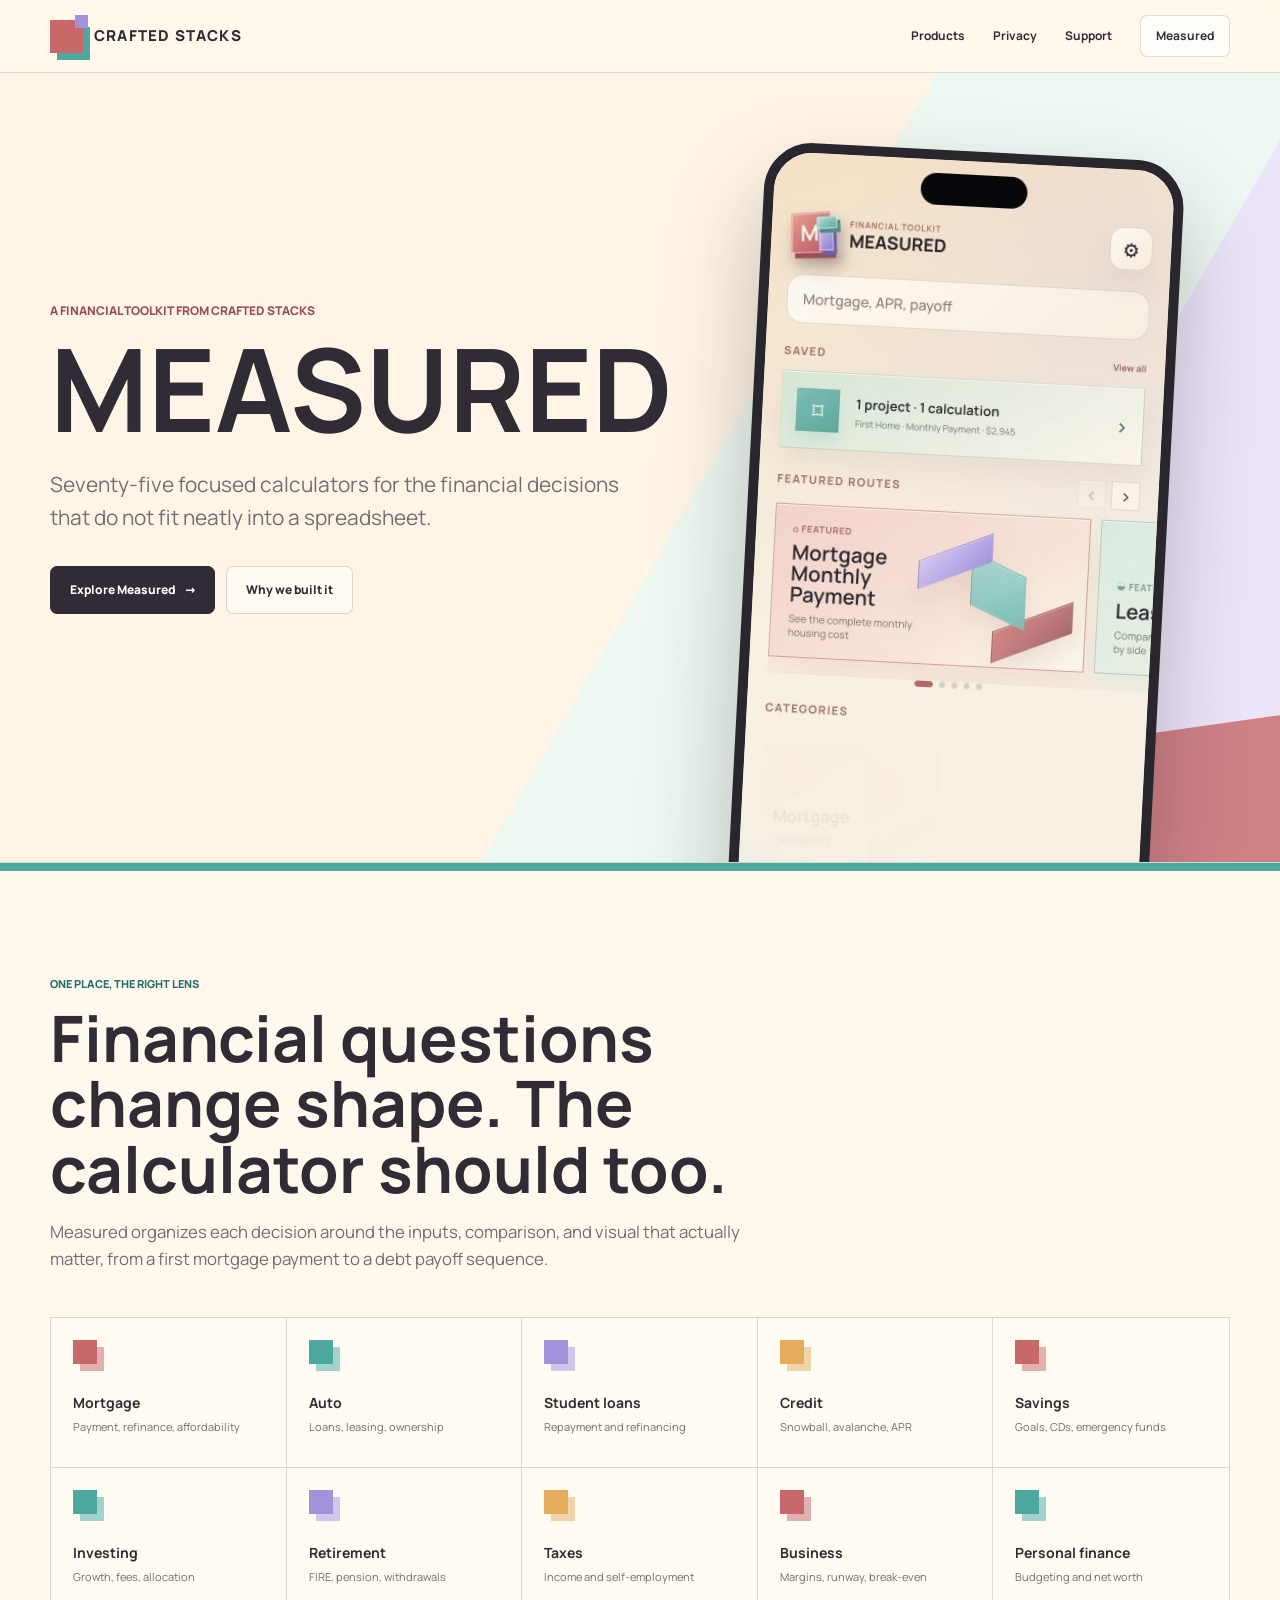
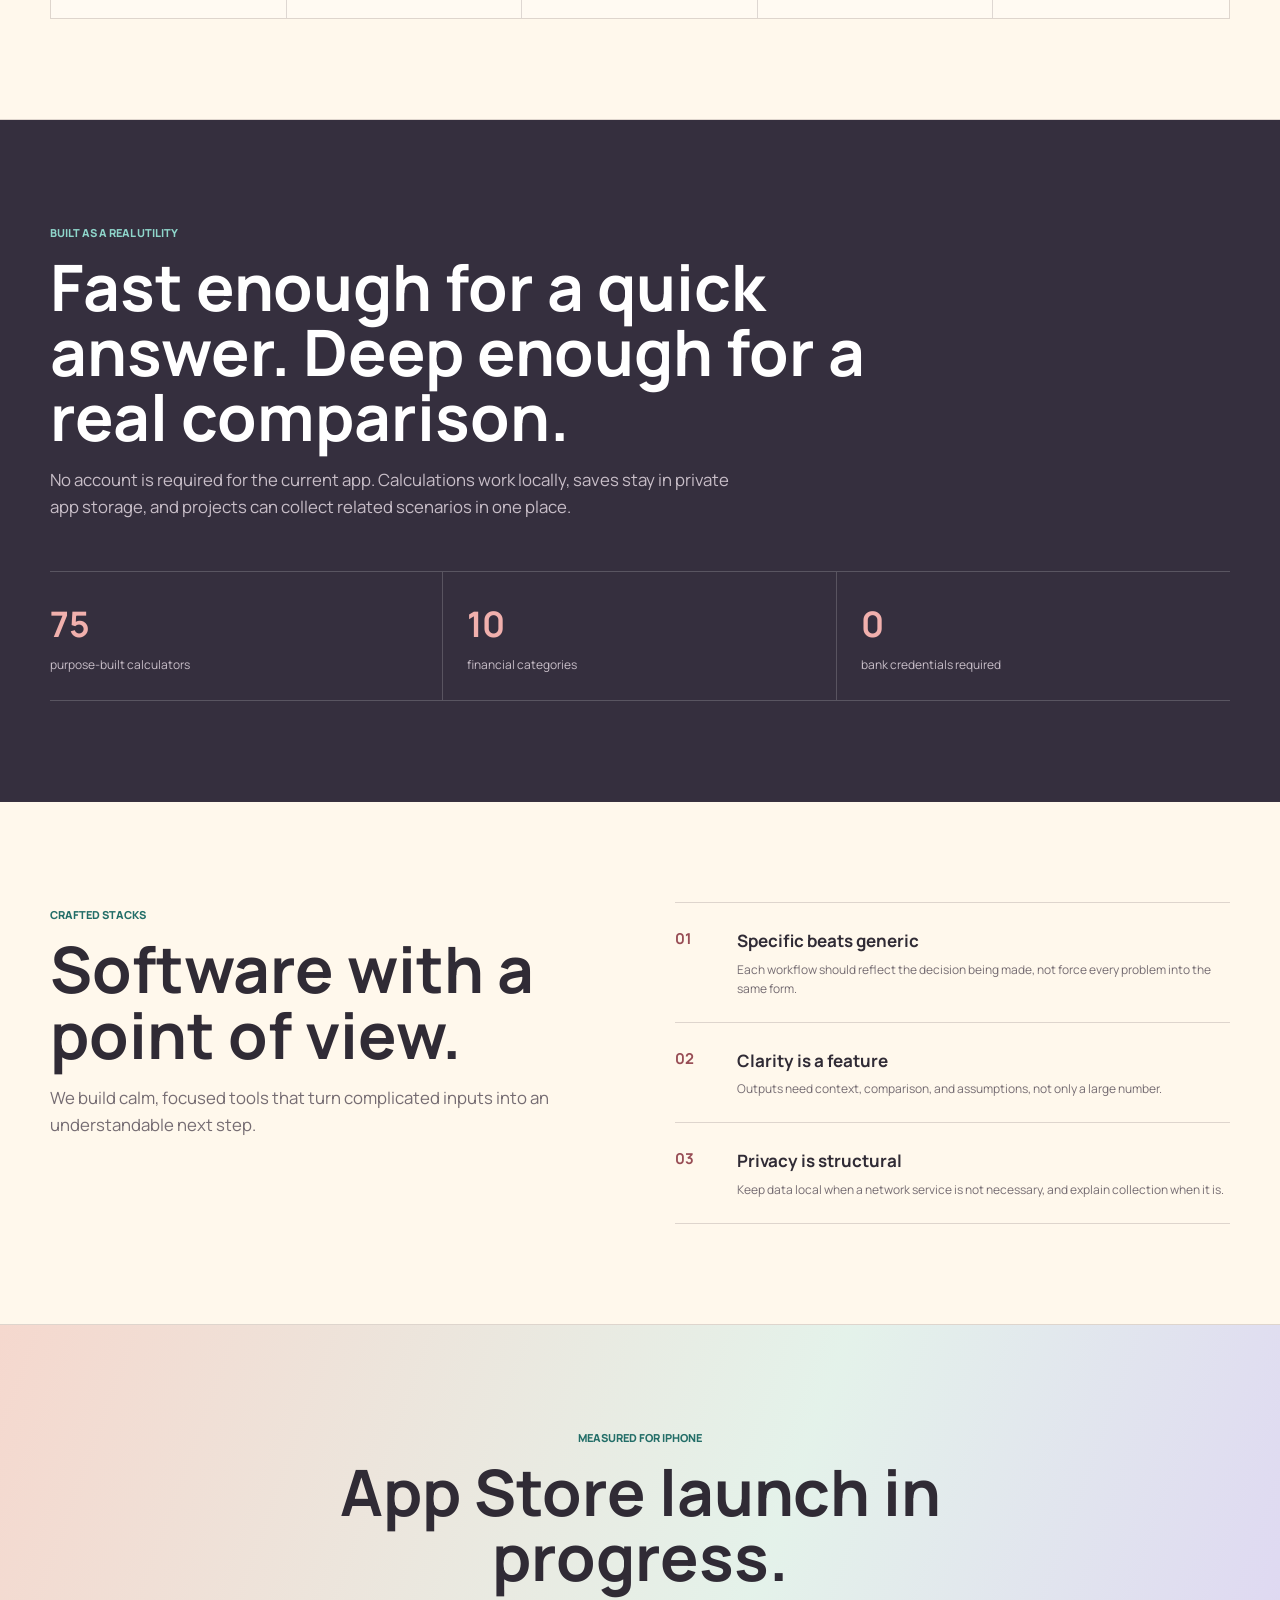
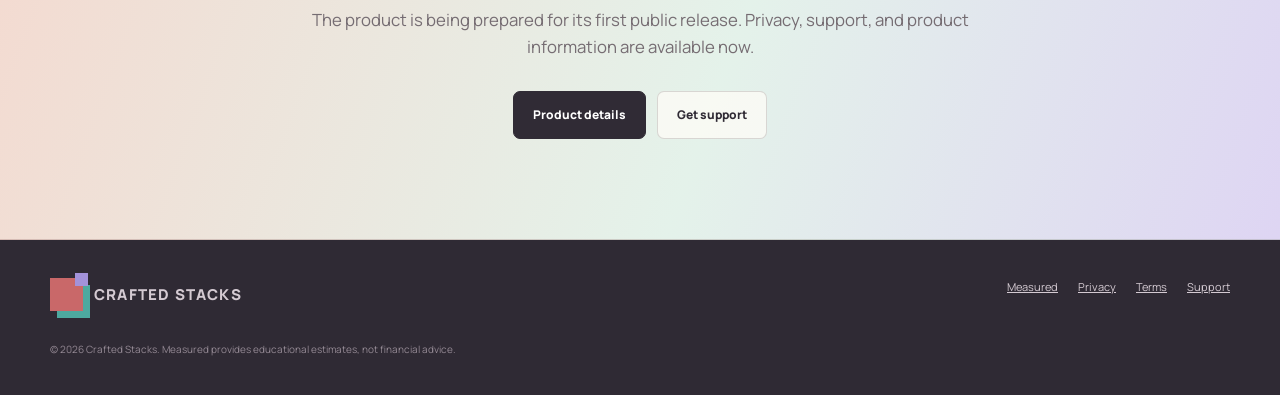
<file: index.html>
<!doctype html><html lang="en"><head><meta charset="UTF-8"><meta name="viewport" content="width=device-width,initial-scale=1"><meta name="description" content="Crafted Stacks builds focused software for clearer everyday decisions. Meet Measured, a financial calculator toolkit for iPhone."><meta property="og:title" content="Crafted Stacks · Measured"><meta property="og:description" content="Focused software for decisions that deserve more clarity."><meta property="og:image" content="https://craftedstacks.net/assets/measured-home.png"><meta property="og:type" content="website"><title>Crafted Stacks · Measured Financial Calculators</title><link rel="stylesheet" href="/styles.css"><script type="application/ld+json">{"@context":"https://schema.org","@type":"Organization","name":"Crafted Stacks","url":"https://craftedstacks.net","brand":{"@type":"Brand","name":"Crafted Stacks"},"makesOffer":{"@type":"Offer","itemOffered":{"@type":"MobileApplication","name":"Measured","applicationCategory":"FinanceApplication","operatingSystem":"iOS"}}}</script></head><body>
<header class="site-header"><div class="shell nav"><a class="studio-mark" href="/"><span class="studio-symbol" aria-hidden="true"></span>Crafted Stacks</a><nav class="nav-links" aria-label="Primary"><a href="#products">Products</a><a href="/measured/privacy/">Privacy</a><a href="/measured/support/">Support</a><a class="nav-cta" href="/measured/">Measured</a></nav></div></header>
<main><section class="hero"><div class="shell hero-inner"><div class="hero-copy"><p class="eyebrow">A financial toolkit from Crafted Stacks</p><h1>Measured</h1><p class="hero-lede">Seventy-five focused calculators for the financial decisions that do not fit neatly into a spreadsheet.</p><div class="actions"><a class="button" href="/measured/">Explore Measured <span aria-hidden="true">→</span></a><a class="button secondary" href="#products">Why we built it</a></div></div></div><figure class="hero-shot"><img src="/assets/measured-home.png" alt="Measured app showing saved calculations and featured financial calculators"></figure><div class="hero-block" aria-hidden="true"></div></section>
<section class="band" id="products"><div class="shell"><span class="band-kicker">One place, the right lens</span><h2>Financial questions change shape. The calculator should too.</h2><p class="band-intro">Measured organizes each decision around the inputs, comparison, and visual that actually matter, from a first mortgage payment to a debt payoff sequence.</p><div class="category-grid"><div class="category coral"><i></i><strong>Mortgage</strong><span>Payment, refinance, affordability</span></div><div class="category teal"><i></i><strong>Auto</strong><span>Loans, leasing, ownership</span></div><div class="category lavender"><i></i><strong>Student loans</strong><span>Repayment and refinancing</span></div><div class="category amber"><i></i><strong>Credit</strong><span>Snowball, avalanche, APR</span></div><div class="category coral"><i></i><strong>Savings</strong><span>Goals, CDs, emergency funds</span></div><div class="category teal"><i></i><strong>Investing</strong><span>Growth, fees, allocation</span></div><div class="category lavender"><i></i><strong>Retirement</strong><span>FIRE, pension, withdrawals</span></div><div class="category amber"><i></i><strong>Taxes</strong><span>Income and self-employment</span></div><div class="category coral"><i></i><strong>Business</strong><span>Margins, runway, break-even</span></div><div class="category teal"><i></i><strong>Personal finance</strong><span>Budgeting and net worth</span></div></div></div></section>
<section class="band product-band"><div class="shell"><span class="band-kicker">Built as a real utility</span><h2>Fast enough for a quick answer. Deep enough for a real comparison.</h2><p class="band-intro">No account is required for the current app. Calculations work locally, saves stay in private app storage, and projects can collect related scenarios in one place.</p><div class="proof-row"><div class="proof"><b>75</b><span>purpose-built calculators</span></div><div class="proof"><b>10</b><span>financial categories</span></div><div class="proof"><b>0</b><span>bank credentials required</span></div></div></div></section>
<section class="band"><div class="shell principles"><div><span class="band-kicker">Crafted Stacks</span><h2>Software with a point of view.</h2><p class="band-intro">We build calm, focused tools that turn complicated inputs into an understandable next step.</p></div><div class="principles-list"><div class="principle"><b>01</b><div><h3>Specific beats generic</h3><p>Each workflow should reflect the decision being made, not force every problem into the same form.</p></div></div><div class="principle"><b>02</b><div><h3>Clarity is a feature</h3><p>Outputs need context, comparison, and assumptions, not only a large number.</p></div></div><div class="principle"><b>03</b><div><h3>Privacy is structural</h3><p>Keep data local when a network service is not necessary, and explain collection when it is.</p></div></div></div></div></section>
<section class="band availability" id="availability"><div class="shell"><span class="band-kicker">Measured for iPhone</span><h2>App Store launch in progress.</h2><p class="band-intro">The product is being prepared for its first public release. Privacy, support, and product information are available now.</p><div class="actions"><a class="button" href="/measured/">Product details</a><a class="button secondary" href="/measured/support/">Get support</a></div></div></section></main>
<footer class="site-footer"><div class="shell"><div class="footer-grid"><a class="studio-mark" href="/"><span class="studio-symbol"></span>Crafted Stacks</a><div class="footer-links"><a href="/measured/">Measured</a><a href="/measured/privacy/">Privacy</a><a href="/measured/terms/">Terms</a><a href="/measured/support/">Support</a></div></div><div class="copyright">© 2026 Crafted Stacks. Measured provides educational estimates, not financial advice.</div></div></footer></body></html>
</file>
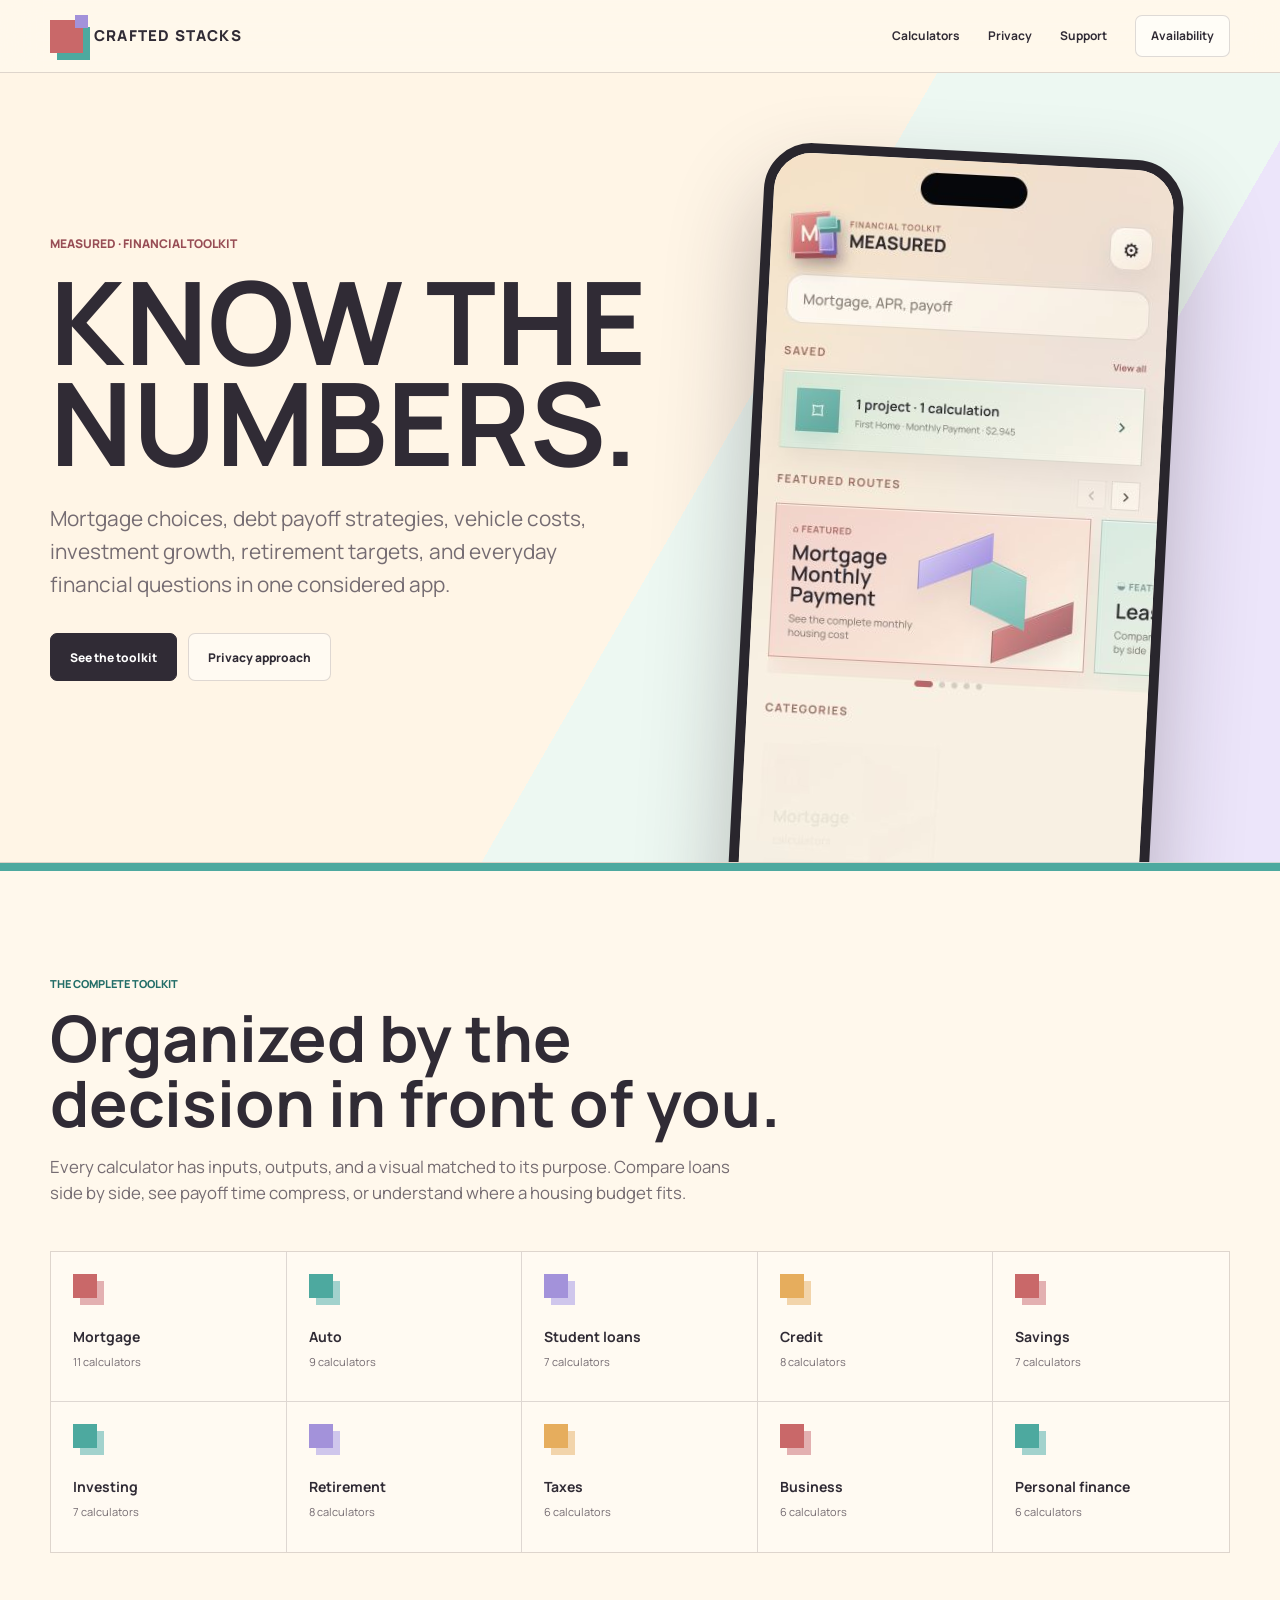
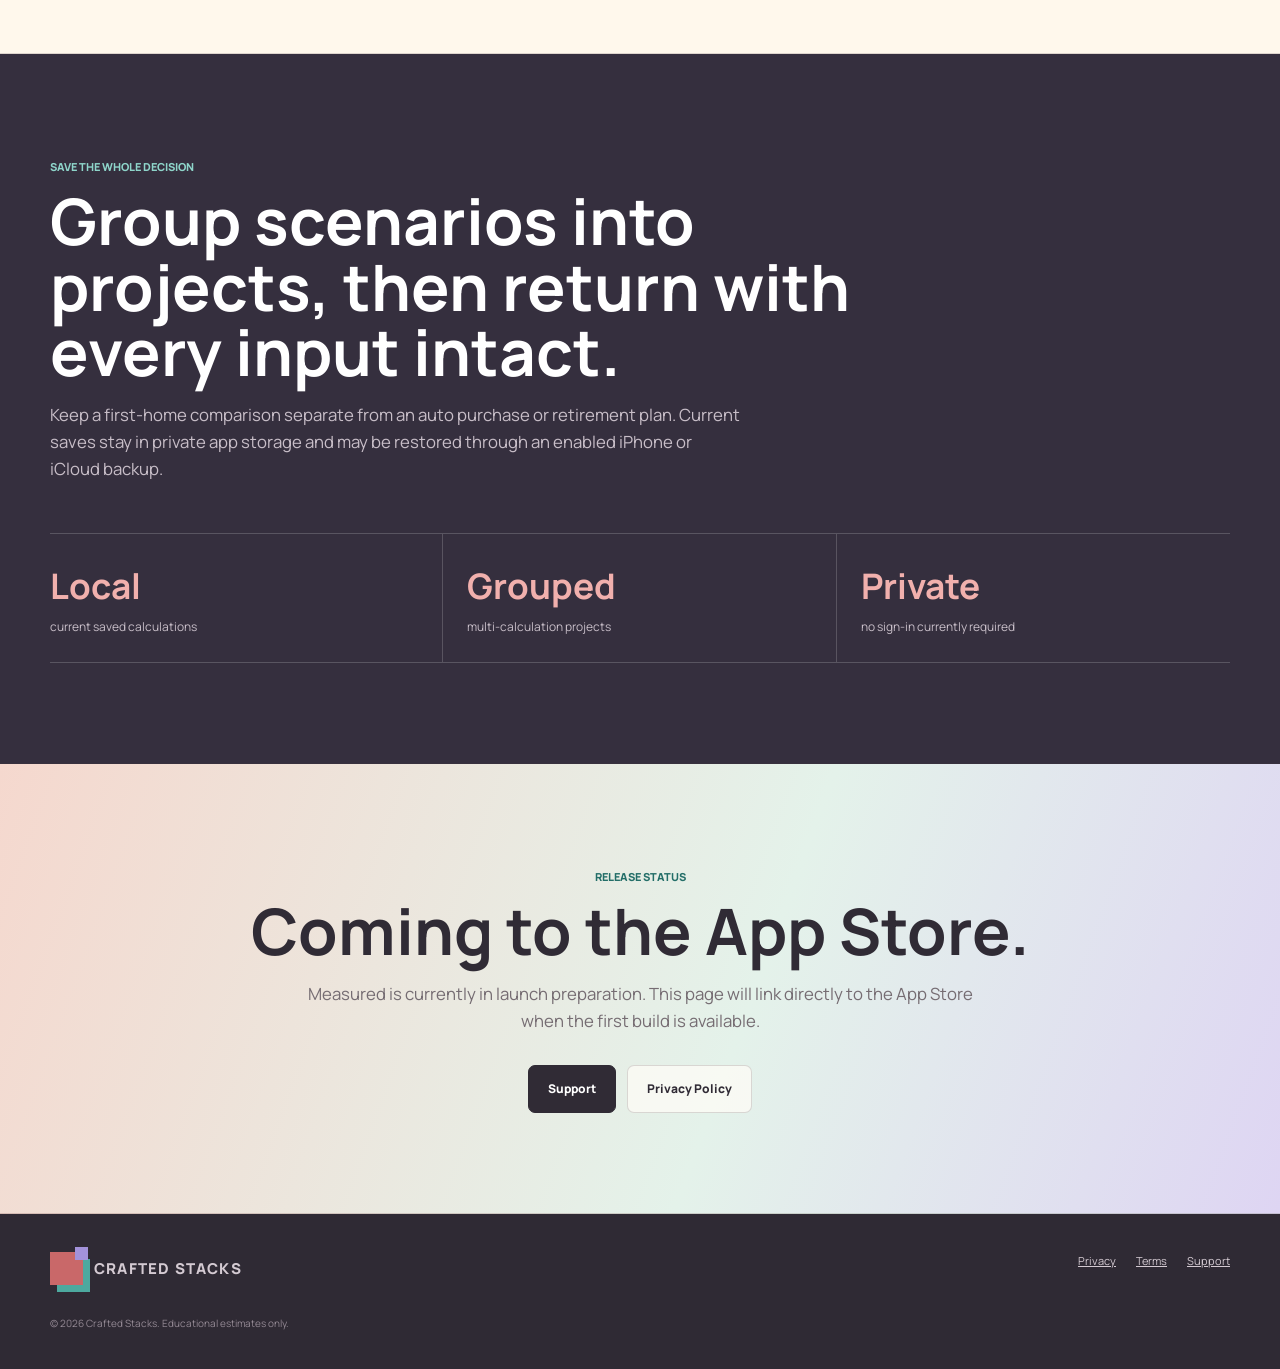
<file: measured/index.html>
<!doctype html><html lang="en"><head><meta charset="UTF-8"><meta name="viewport" content="width=device-width,initial-scale=1"><meta name="description" content="Measured is a focused iPhone toolkit with 75 calculators for mortgages, debt, auto, savings, investing, retirement, taxes, and more."><title>Measured · Financial Calculators for iPhone</title><link rel="stylesheet" href="/styles.css"><script type="application/ld+json">{"@context":"https://schema.org","@type":"MobileApplication","name":"Measured","applicationCategory":"FinanceApplication","operatingSystem":"iOS","description":"75 focused calculators for mortgages, debt, auto, savings, investing, retirement, taxes, business, and personal finance.","publisher":{"@type":"Organization","name":"Crafted Stacks"}}</script></head><body>
<header class="site-header"><div class="shell nav"><a class="studio-mark" href="/"><span class="studio-symbol"></span>Crafted Stacks</a><nav class="nav-links"><a href="#calculators">Calculators</a><a href="/measured/privacy/">Privacy</a><a href="/measured/support/">Support</a><a class="nav-cta" href="#availability">Availability</a></nav></div></header>
<main><section class="hero"><div class="shell hero-inner"><div class="hero-copy"><p class="eyebrow">Measured · Financial toolkit</p><h1>Know the numbers.</h1><p class="hero-lede">Mortgage choices, debt payoff strategies, vehicle costs, investment growth, retirement targets, and everyday financial questions in one considered app.</p><div class="actions"><a class="button" href="#calculators">See the toolkit</a><a class="button secondary" href="/measured/privacy/">Privacy approach</a></div></div></div><figure class="hero-shot"><img src="/assets/measured-home.png" alt="Measured financial calculator app home screen"></figure></section>
<section class="band" id="calculators"><div class="shell"><span class="band-kicker">The complete toolkit</span><h2>Organized by the decision in front of you.</h2><p class="band-intro">Every calculator has inputs, outputs, and a visual matched to its purpose. Compare loans side by side, see payoff time compress, or understand where a housing budget fits.</p><div class="category-grid"><div class="category coral"><i></i><strong>Mortgage</strong><span>11 calculators</span></div><div class="category teal"><i></i><strong>Auto</strong><span>9 calculators</span></div><div class="category lavender"><i></i><strong>Student loans</strong><span>7 calculators</span></div><div class="category amber"><i></i><strong>Credit</strong><span>8 calculators</span></div><div class="category coral"><i></i><strong>Savings</strong><span>7 calculators</span></div><div class="category teal"><i></i><strong>Investing</strong><span>7 calculators</span></div><div class="category lavender"><i></i><strong>Retirement</strong><span>8 calculators</span></div><div class="category amber"><i></i><strong>Taxes</strong><span>6 calculators</span></div><div class="category coral"><i></i><strong>Business</strong><span>6 calculators</span></div><div class="category teal"><i></i><strong>Personal finance</strong><span>6 calculators</span></div></div></div></section>
<section class="band product-band"><div class="shell"><span class="band-kicker">Save the whole decision</span><h2>Group scenarios into projects, then return with every input intact.</h2><p class="band-intro">Keep a first-home comparison separate from an auto purchase or retirement plan. Current saves stay in private app storage and may be restored through an enabled iPhone or iCloud backup.</p><div class="proof-row"><div class="proof"><b>Local</b><span>current saved calculations</span></div><div class="proof"><b>Grouped</b><span>multi-calculation projects</span></div><div class="proof"><b>Private</b><span>no sign-in currently required</span></div></div></div></section>
<section class="band availability" id="availability"><div class="shell"><span class="band-kicker">Release status</span><h2>Coming to the App Store.</h2><p class="band-intro">Measured is currently in launch preparation. This page will link directly to the App Store when the first build is available.</p><div class="actions"><a class="button" href="/measured/support/">Support</a><a class="button secondary" href="/measured/privacy/">Privacy Policy</a></div></div></section></main>
<footer class="site-footer"><div class="shell"><div class="footer-grid"><a class="studio-mark" href="/"><span class="studio-symbol"></span>Crafted Stacks</a><div class="footer-links"><a href="/measured/privacy/">Privacy</a><a href="/measured/terms/">Terms</a><a href="/measured/support/">Support</a></div></div><div class="copyright">© 2026 Crafted Stacks. Educational estimates only.</div></div></footer></body></html>
</file>
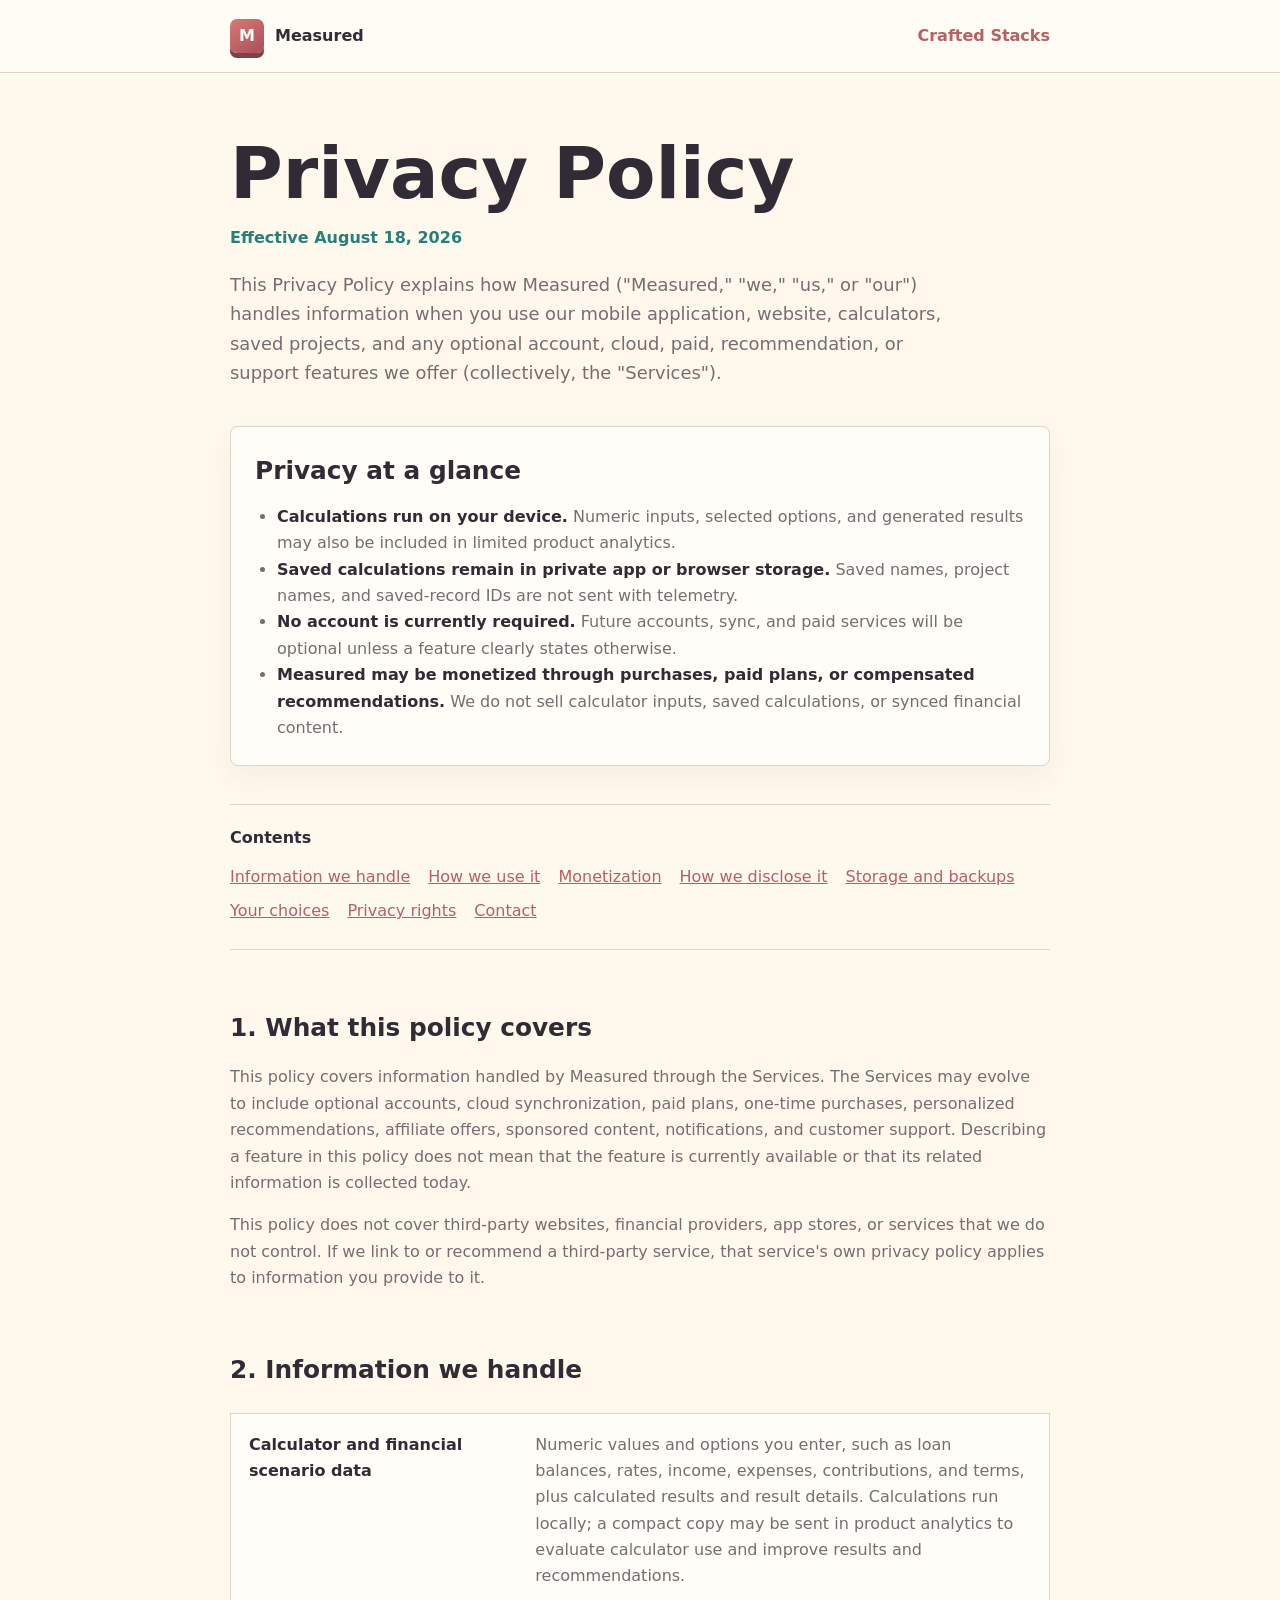
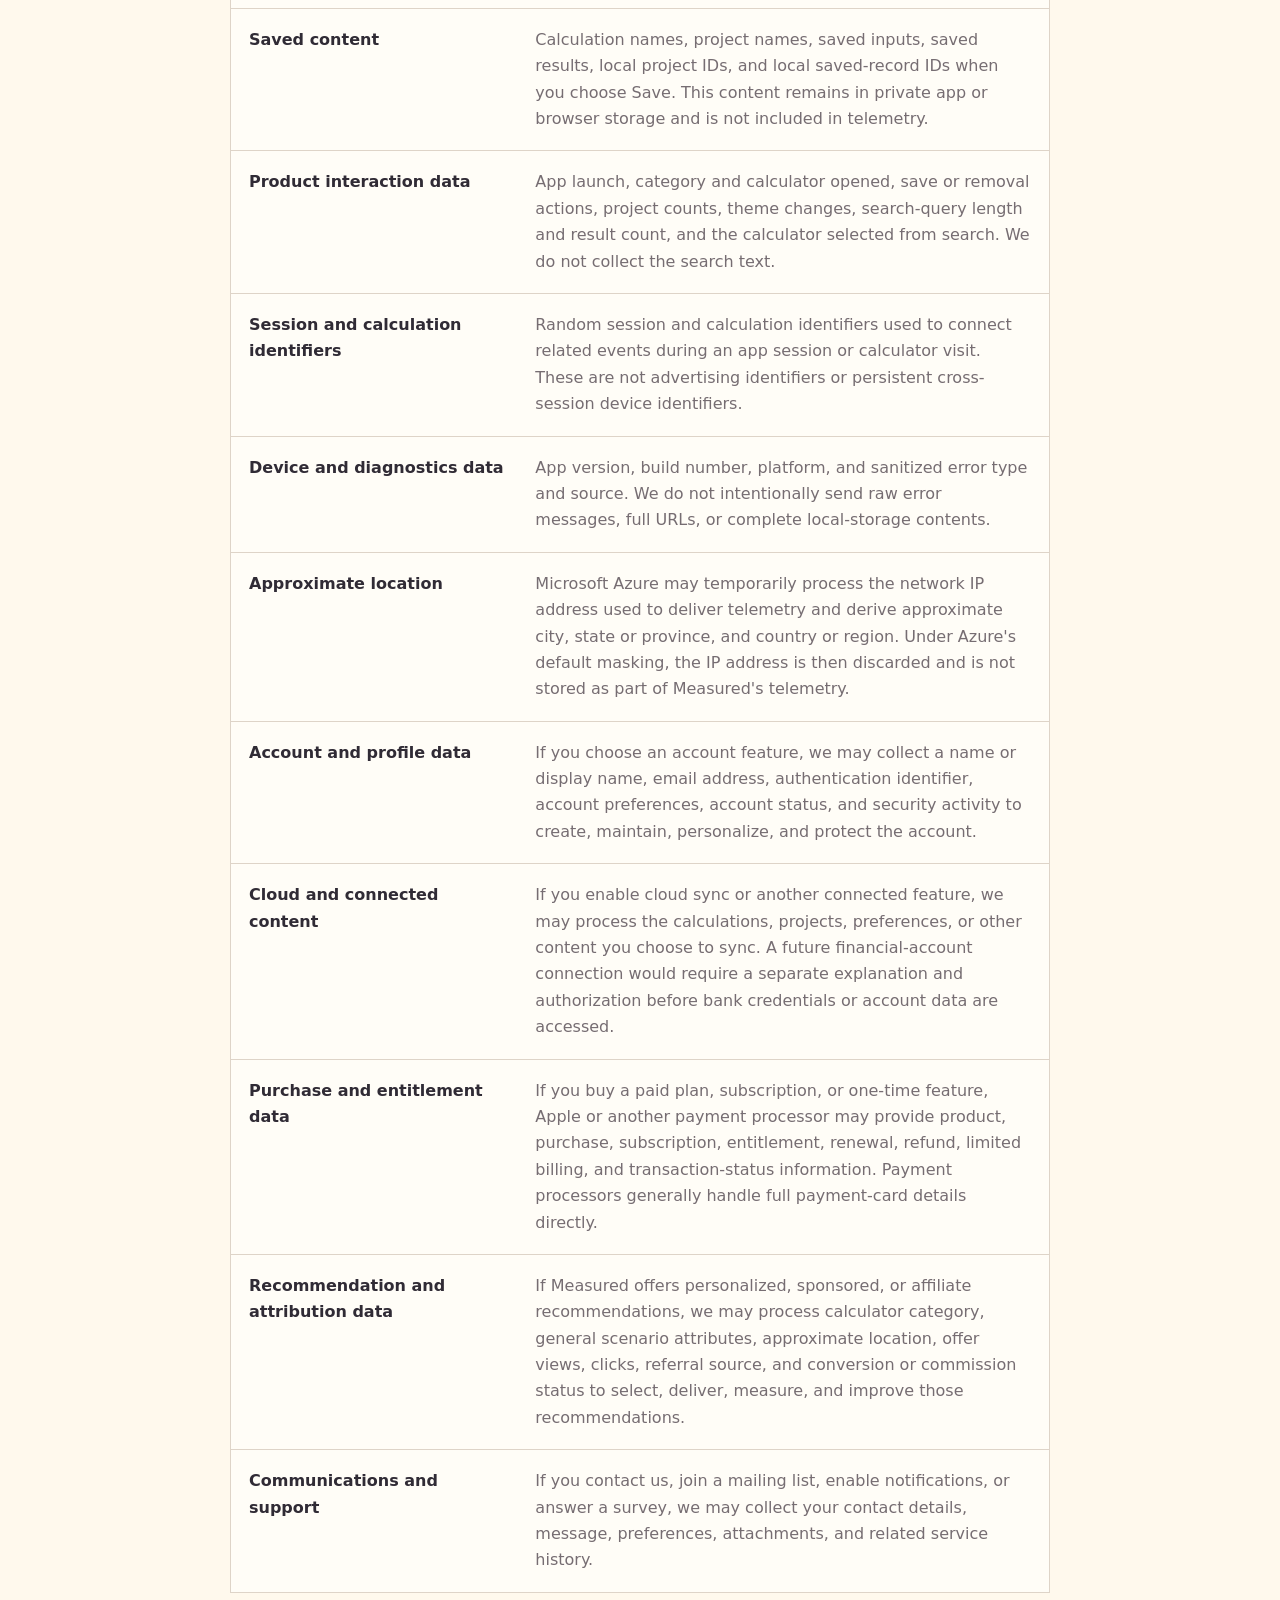
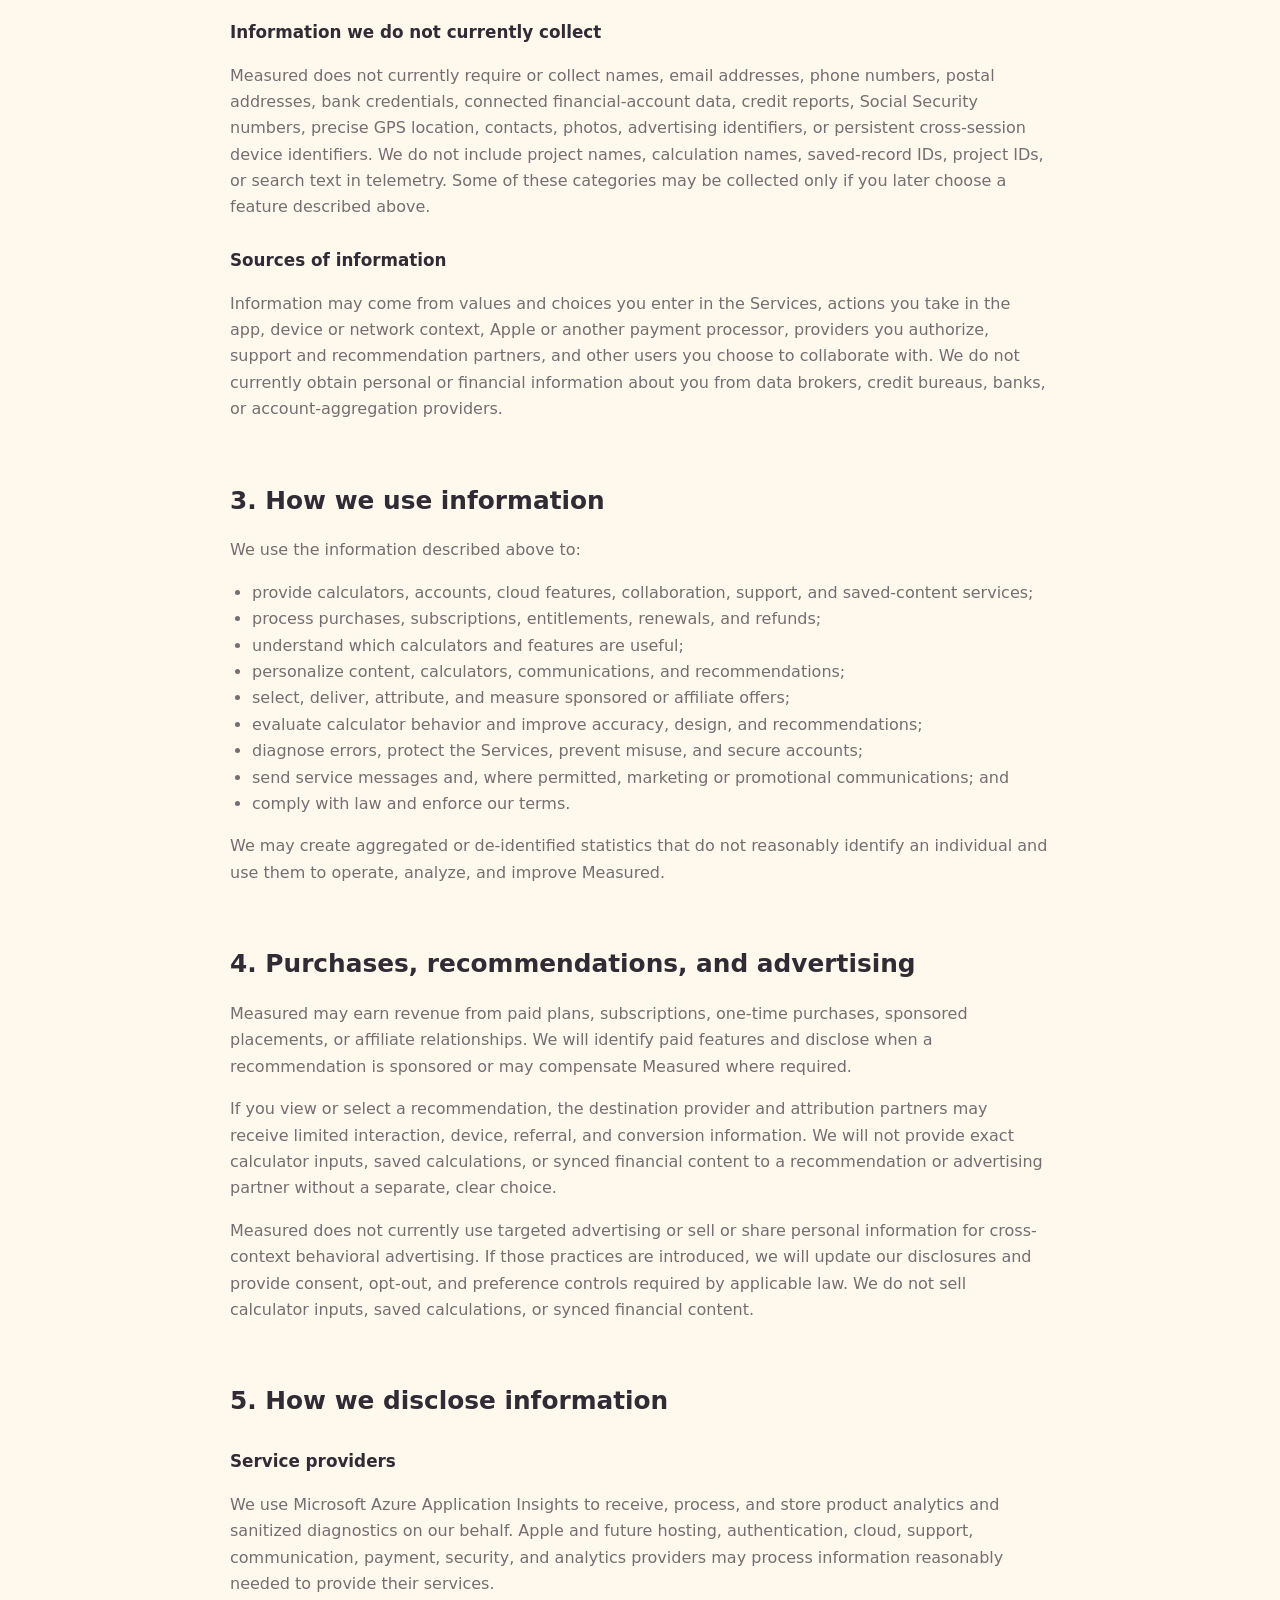
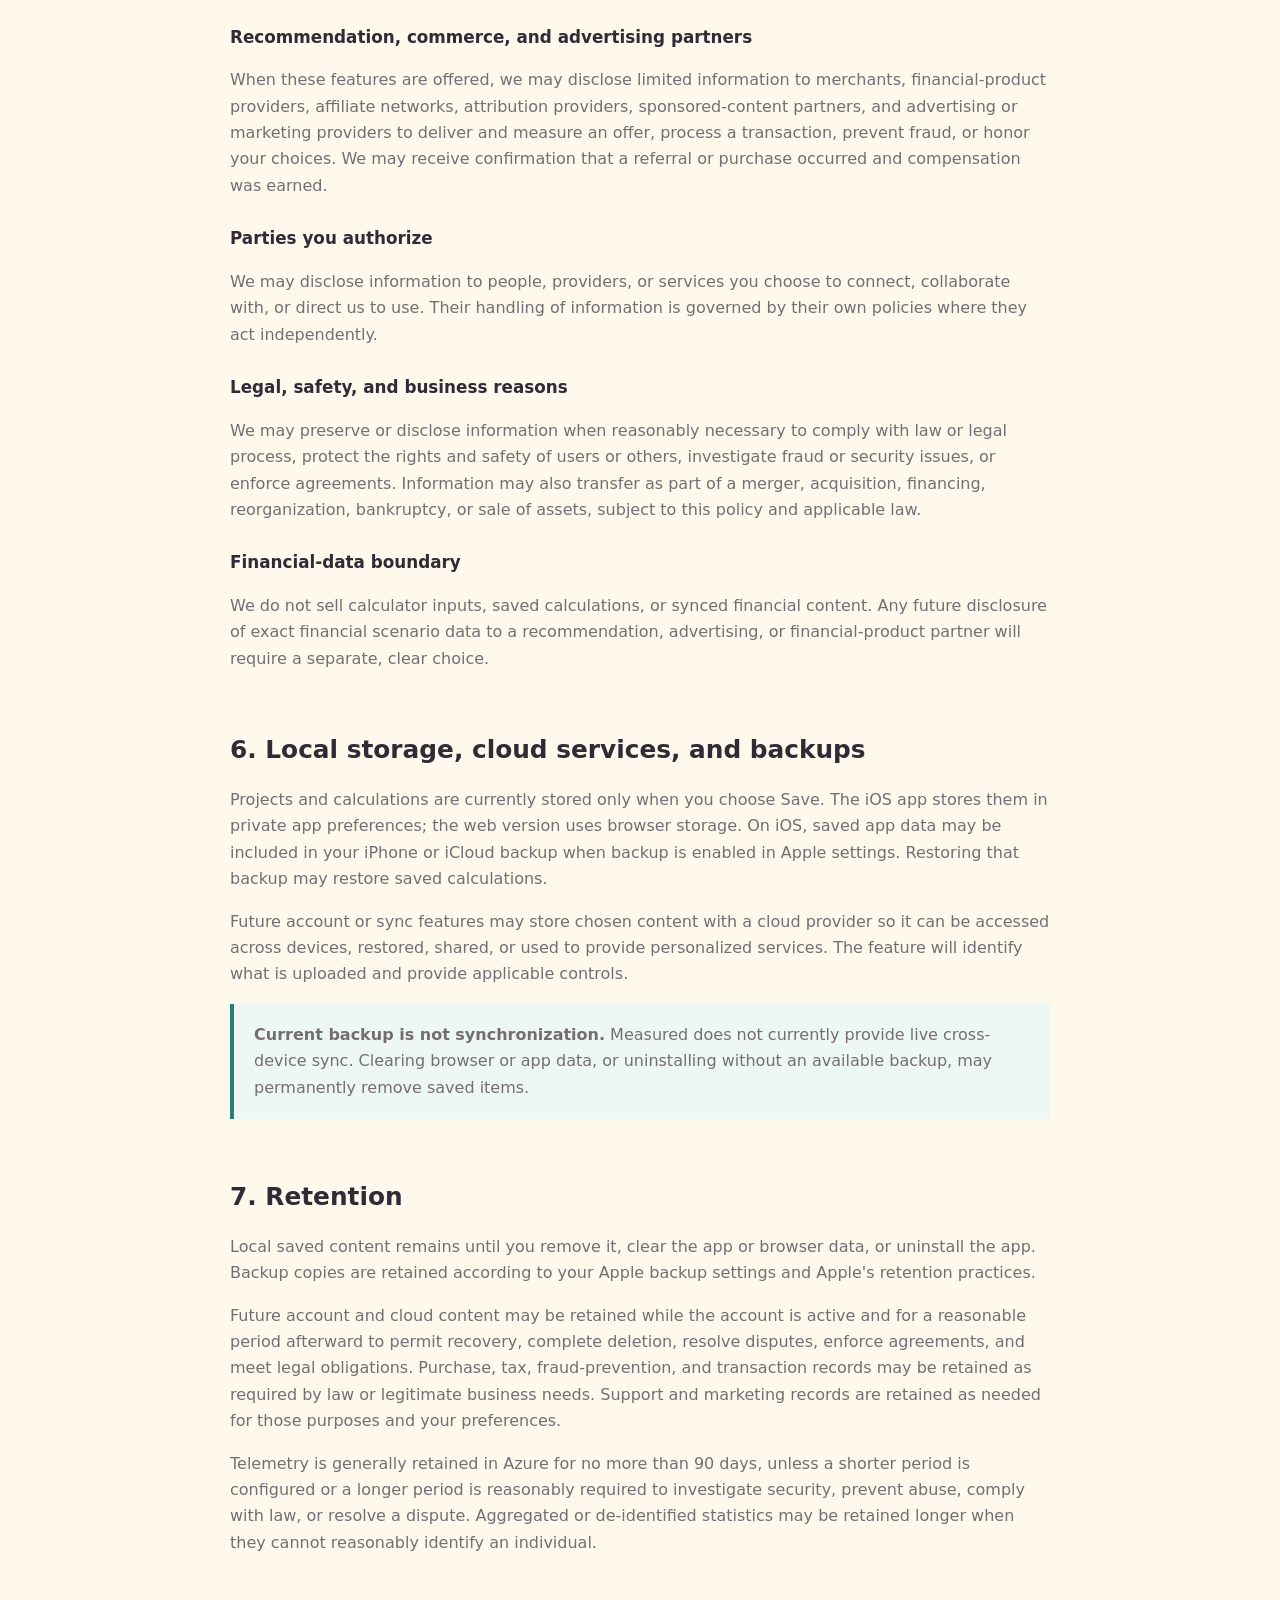
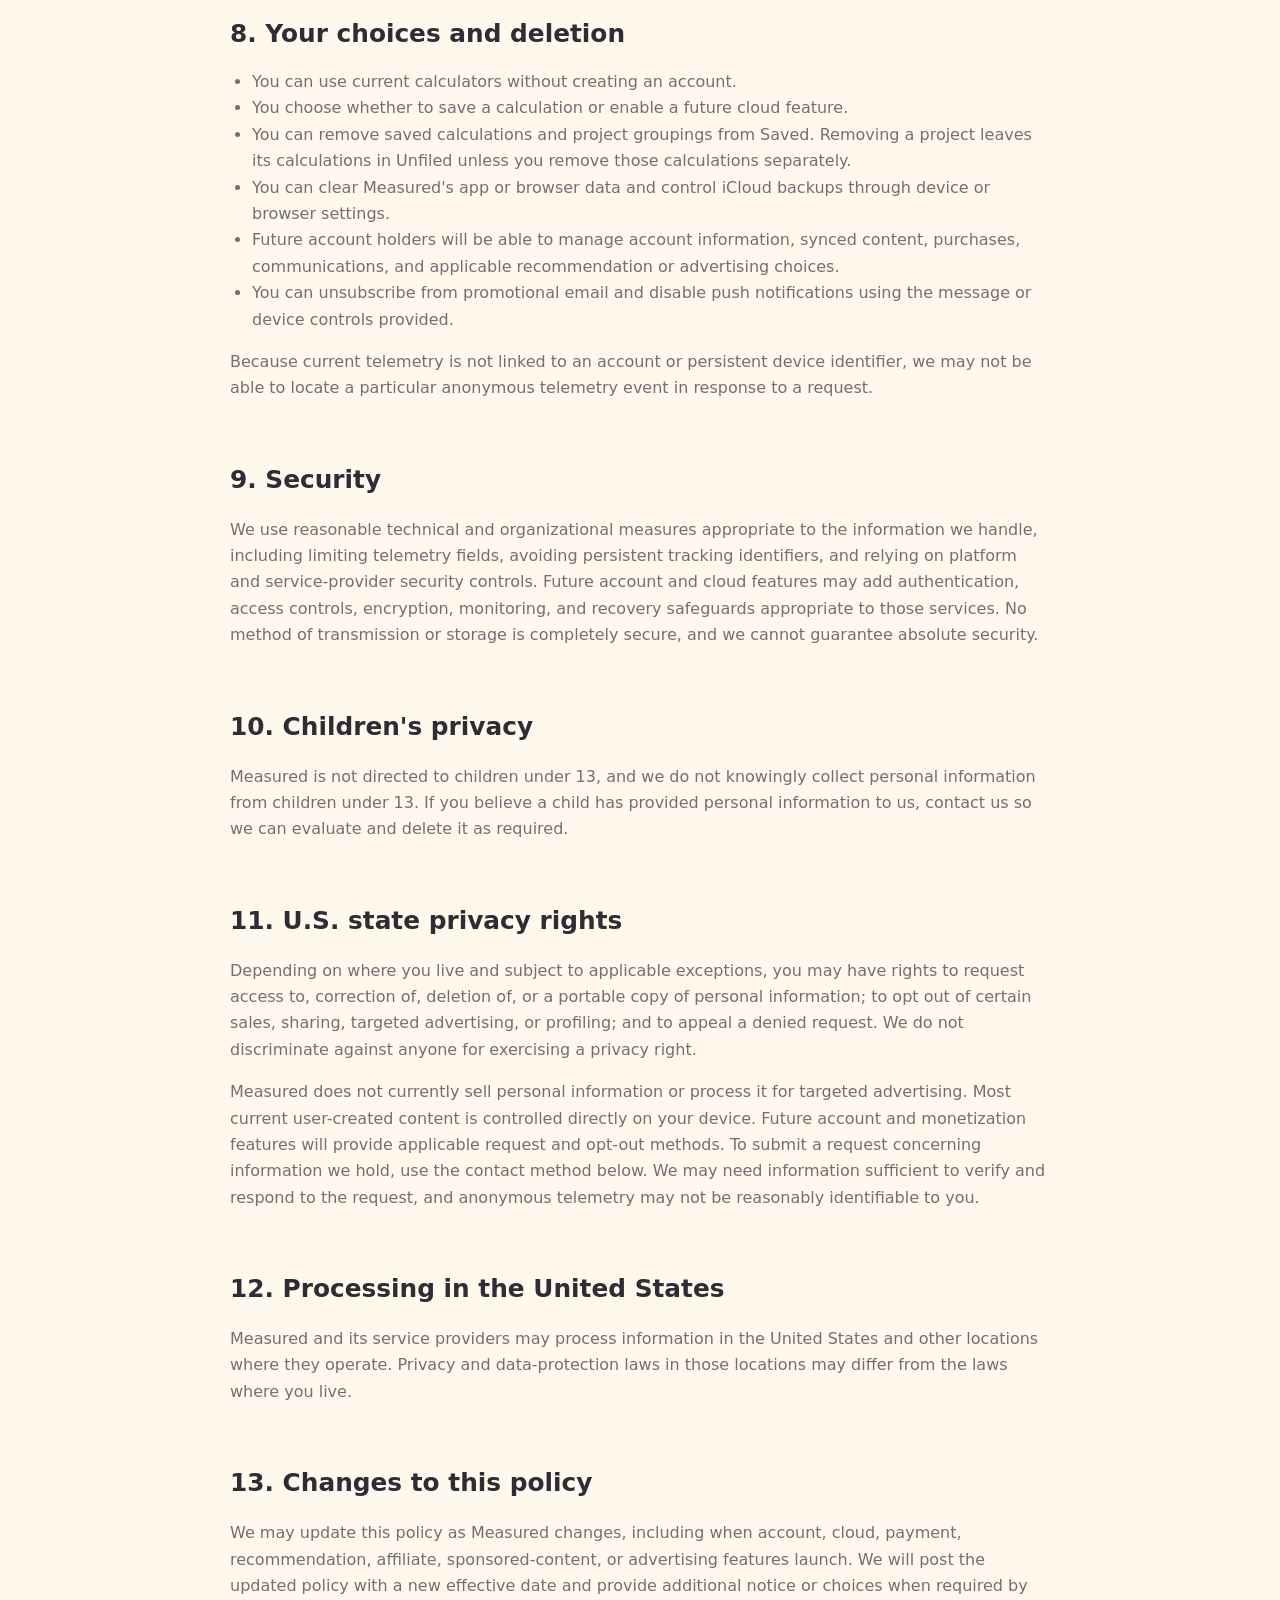
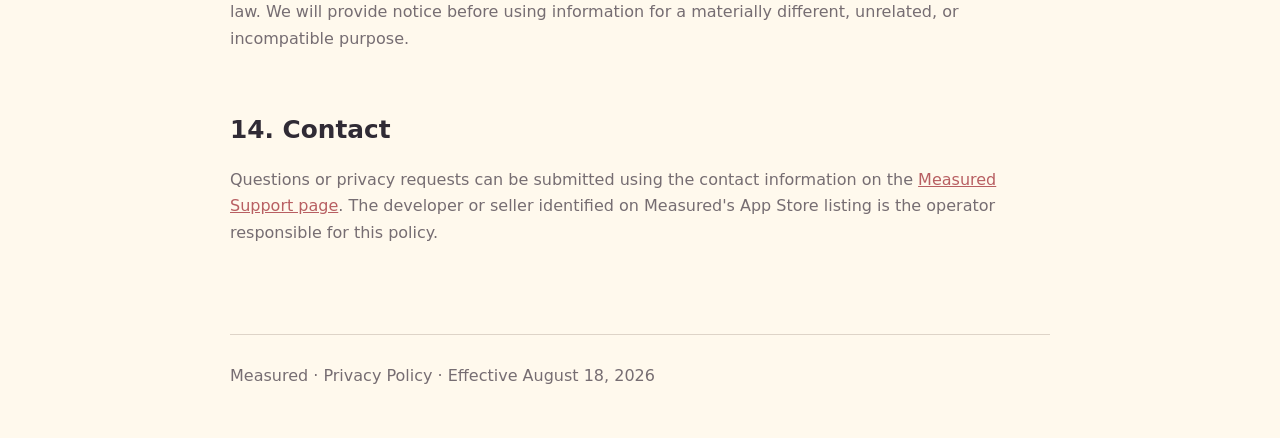
<file: measured/privacy/index.html>
<!doctype html>
<html lang="en">
  <head>
    <meta charset="UTF-8" />
    <meta name="viewport" content="width=device-width, initial-scale=1" />
    <meta name="description" content="How Measured handles calculator data, analytics, saved calculations, backups, and future account features." />
    <title>Measured Privacy Policy</title>
    <style>
      :root{color-scheme:light;--ink:#302b35;--muted:#766d72;--paper:#fff9ed;--panel:#fffdf7;--line:#ded4c8;--coral:#b85f62;--teal:#267f78}
      *{box-sizing:border-box}html{scroll-behavior:smooth}body{margin:0;background:var(--paper);color:var(--ink);font:16px/1.65 system-ui,-apple-system,BlinkMacSystemFont,"Segoe UI",sans-serif}
      header{border-bottom:1px solid var(--line);background:rgba(255,253,247,.92)}.header-inner,main,footer{width:min(820px,calc(100% - 40px));margin:0 auto}.header-inner{display:flex;align-items:center;justify-content:space-between;min-height:72px}.brand{display:flex;align-items:center;gap:11px;color:var(--ink);font-weight:800;text-decoration:none}.mark{display:grid;width:34px;height:34px;place-items:center;border-radius:7px;background:linear-gradient(145deg,#d87976,#a74f59);box-shadow:0 5px 0 #7e4149;color:white;font-weight:900}.back{color:var(--coral);font-weight:700;text-decoration:none}
      main{padding:64px 0 72px}h1{max-width:680px;margin:0;font-size:clamp(2.6rem,8vw,4.5rem);line-height:1.02;letter-spacing:0}h2{margin:58px 0 14px;font-size:1.55rem;letter-spacing:0}h3{margin:26px 0 8px;font-size:1.05rem;letter-spacing:0}p,li{color:var(--muted)}a{color:var(--coral)}.effective{margin:15px 0 0;color:var(--teal);font-weight:750}.intro{max-width:720px;font-size:1.12rem}.summary{margin:38px 0;padding:24px;border:1px solid var(--line);border-radius:8px;background:var(--panel);box-shadow:0 12px 30px rgba(78,61,55,.06)}.summary h2{margin:0 0 12px}.summary ul{margin:0;padding-left:22px}.summary strong{color:var(--ink)}nav{margin:34px 0;padding:20px 0;border-block:1px solid var(--line)}nav strong{display:block;margin-bottom:8px}nav a{display:inline-block;margin:4px 18px 4px 0}.data-table{display:grid;gap:1px;margin:22px 0;background:var(--line);border:1px solid var(--line)}.data-row{display:grid;grid-template-columns:minmax(170px,.8fr) minmax(0,1.5fr);gap:22px;padding:18px;background:var(--panel)}.data-row strong{color:var(--ink)}.data-row p{margin:0}.note{padding:18px 20px;border-left:4px solid var(--teal);background:#edf8f4}.compact{margin:10px 0;padding-left:22px}footer{padding:28px 0 48px;border-top:1px solid var(--line);color:var(--muted)}
      @media(max-width:600px){.header-inner,main,footer{width:min(100% - 28px,820px)}main{padding-top:42px}.data-row{grid-template-columns:1fr;gap:4px}h2{margin-top:44px}}
    </style>
  </head>
  <body>
    <header><div class="header-inner"><a class="brand" href="/measured/"><span class="mark" aria-hidden="true">M</span>Measured</a><a class="back" href="/">Crafted Stacks</a></div></header>
    <main>
      <h1>Privacy Policy</h1>
      <p class="effective">Effective August 18, 2026</p>
      <p class="intro">This Privacy Policy explains how Measured ("Measured," "we," "us," or "our") handles information when you use our mobile application, website, calculators, saved projects, and any optional account, cloud, paid, recommendation, or support features we offer (collectively, the "Services").</p>

      <section class="summary" aria-labelledby="summary-title">
        <h2 id="summary-title">Privacy at a glance</h2>
        <ul>
          <li><strong>Calculations run on your device.</strong> Numeric inputs, selected options, and generated results may also be included in limited product analytics.</li>
          <li><strong>Saved calculations remain in private app or browser storage.</strong> Saved names, project names, and saved-record IDs are not sent with telemetry.</li>
          <li><strong>No account is currently required.</strong> Future accounts, sync, and paid services will be optional unless a feature clearly states otherwise.</li>
          <li><strong>Measured may be monetized through purchases, paid plans, or compensated recommendations.</strong> We do not sell calculator inputs, saved calculations, or synced financial content.</li>
        </ul>
      </section>

      <nav aria-label="Privacy policy contents">
        <strong>Contents</strong>
        <a href="#information">Information we handle</a><a href="#use">How we use it</a><a href="#monetization">Monetization</a><a href="#disclosure">How we disclose it</a><a href="#storage">Storage and backups</a><a href="#choices">Your choices</a><a href="#rights">Privacy rights</a><a href="#contact">Contact</a>
      </nav>

      <section id="scope"><h2>1. What this policy covers</h2><p>This policy covers information handled by Measured through the Services. The Services may evolve to include optional accounts, cloud synchronization, paid plans, one-time purchases, personalized recommendations, affiliate offers, sponsored content, notifications, and customer support. Describing a feature in this policy does not mean that the feature is currently available or that its related information is collected today.</p><p>This policy does not cover third-party websites, financial providers, app stores, or services that we do not control. If we link to or recommend a third-party service, that service's own privacy policy applies to information you provide to it.</p></section>

      <section id="information">
        <h2>2. Information we handle</h2>
        <div class="data-table">
          <div class="data-row"><strong>Calculator and financial scenario data</strong><p>Numeric values and options you enter, such as loan balances, rates, income, expenses, contributions, and terms, plus calculated results and result details. Calculations run locally; a compact copy may be sent in product analytics to evaluate calculator use and improve results and recommendations.</p></div>
          <div class="data-row"><strong>Saved content</strong><p>Calculation names, project names, saved inputs, saved results, local project IDs, and local saved-record IDs when you choose Save. This content remains in private app or browser storage and is not included in telemetry.</p></div>
          <div class="data-row"><strong>Product interaction data</strong><p>App launch, category and calculator opened, save or removal actions, project counts, theme changes, search-query length and result count, and the calculator selected from search. We do not collect the search text.</p></div>
          <div class="data-row"><strong>Session and calculation identifiers</strong><p>Random session and calculation identifiers used to connect related events during an app session or calculator visit. These are not advertising identifiers or persistent cross-session device identifiers.</p></div>
          <div class="data-row"><strong>Device and diagnostics data</strong><p>App version, build number, platform, and sanitized error type and source. We do not intentionally send raw error messages, full URLs, or complete local-storage contents.</p></div>
          <div class="data-row"><strong>Approximate location</strong><p>Microsoft Azure may temporarily process the network IP address used to deliver telemetry and derive approximate city, state or province, and country or region. Under Azure's default masking, the IP address is then discarded and is not stored as part of Measured's telemetry.</p></div>
          <div class="data-row"><strong>Account and profile data</strong><p>If you choose an account feature, we may collect a name or display name, email address, authentication identifier, account preferences, account status, and security activity to create, maintain, personalize, and protect the account.</p></div>
          <div class="data-row"><strong>Cloud and connected content</strong><p>If you enable cloud sync or another connected feature, we may process the calculations, projects, preferences, or other content you choose to sync. A future financial-account connection would require a separate explanation and authorization before bank credentials or account data are accessed.</p></div>
          <div class="data-row"><strong>Purchase and entitlement data</strong><p>If you buy a paid plan, subscription, or one-time feature, Apple or another payment processor may provide product, purchase, subscription, entitlement, renewal, refund, limited billing, and transaction-status information. Payment processors generally handle full payment-card details directly.</p></div>
          <div class="data-row"><strong>Recommendation and attribution data</strong><p>If Measured offers personalized, sponsored, or affiliate recommendations, we may process calculator category, general scenario attributes, approximate location, offer views, clicks, referral source, and conversion or commission status to select, deliver, measure, and improve those recommendations.</p></div>
          <div class="data-row"><strong>Communications and support</strong><p>If you contact us, join a mailing list, enable notifications, or answer a survey, we may collect your contact details, message, preferences, attachments, and related service history.</p></div>
        </div>
        <h3>Information we do not currently collect</h3>
        <p>Measured does not currently require or collect names, email addresses, phone numbers, postal addresses, bank credentials, connected financial-account data, credit reports, Social Security numbers, precise GPS location, contacts, photos, advertising identifiers, or persistent cross-session device identifiers. We do not include project names, calculation names, saved-record IDs, project IDs, or search text in telemetry. Some of these categories may be collected only if you later choose a feature described above.</p>
        <h3>Sources of information</h3>
        <p>Information may come from values and choices you enter in the Services, actions you take in the app, device or network context, Apple or another payment processor, providers you authorize, support and recommendation partners, and other users you choose to collaborate with. We do not currently obtain personal or financial information about you from data brokers, credit bureaus, banks, or account-aggregation providers.</p>
      </section>

      <section id="use">
        <h2>3. How we use information</h2>
        <p>We use the information described above to:</p>
        <ul class="compact"><li>provide calculators, accounts, cloud features, collaboration, support, and saved-content services;</li><li>process purchases, subscriptions, entitlements, renewals, and refunds;</li><li>understand which calculators and features are useful;</li><li>personalize content, calculators, communications, and recommendations;</li><li>select, deliver, attribute, and measure sponsored or affiliate offers;</li><li>evaluate calculator behavior and improve accuracy, design, and recommendations;</li><li>diagnose errors, protect the Services, prevent misuse, and secure accounts;</li><li>send service messages and, where permitted, marketing or promotional communications; and</li><li>comply with law and enforce our terms.</li></ul>
        <p>We may create aggregated or de-identified statistics that do not reasonably identify an individual and use them to operate, analyze, and improve Measured.</p>
      </section>

      <section id="monetization">
        <h2>4. Purchases, recommendations, and advertising</h2>
        <p>Measured may earn revenue from paid plans, subscriptions, one-time purchases, sponsored placements, or affiliate relationships. We will identify paid features and disclose when a recommendation is sponsored or may compensate Measured where required.</p>
        <p>If you view or select a recommendation, the destination provider and attribution partners may receive limited interaction, device, referral, and conversion information. We will not provide exact calculator inputs, saved calculations, or synced financial content to a recommendation or advertising partner without a separate, clear choice.</p>
        <p>Measured does not currently use targeted advertising or sell or share personal information for cross-context behavioral advertising. If those practices are introduced, we will update our disclosures and provide consent, opt-out, and preference controls required by applicable law. We do not sell calculator inputs, saved calculations, or synced financial content.</p>
      </section>

      <section id="disclosure">
        <h2>5. How we disclose information</h2>
        <h3>Service providers</h3><p>We use Microsoft Azure Application Insights to receive, process, and store product analytics and sanitized diagnostics on our behalf. Apple and future hosting, authentication, cloud, support, communication, payment, security, and analytics providers may process information reasonably needed to provide their services.</p>
        <h3>Recommendation, commerce, and advertising partners</h3><p>When these features are offered, we may disclose limited information to merchants, financial-product providers, affiliate networks, attribution providers, sponsored-content partners, and advertising or marketing providers to deliver and measure an offer, process a transaction, prevent fraud, or honor your choices. We may receive confirmation that a referral or purchase occurred and compensation was earned.</p>
        <h3>Parties you authorize</h3><p>We may disclose information to people, providers, or services you choose to connect, collaborate with, or direct us to use. Their handling of information is governed by their own policies where they act independently.</p>
        <h3>Legal, safety, and business reasons</h3><p>We may preserve or disclose information when reasonably necessary to comply with law or legal process, protect the rights and safety of users or others, investigate fraud or security issues, or enforce agreements. Information may also transfer as part of a merger, acquisition, financing, reorganization, bankruptcy, or sale of assets, subject to this policy and applicable law.</p>
        <h3>Financial-data boundary</h3><p>We do not sell calculator inputs, saved calculations, or synced financial content. Any future disclosure of exact financial scenario data to a recommendation, advertising, or financial-product partner will require a separate, clear choice.</p>
      </section>

      <section id="storage"><h2>6. Local storage, cloud services, and backups</h2><p>Projects and calculations are currently stored only when you choose Save. The iOS app stores them in private app preferences; the web version uses browser storage. On iOS, saved app data may be included in your iPhone or iCloud backup when backup is enabled in Apple settings. Restoring that backup may restore saved calculations.</p><p>Future account or sync features may store chosen content with a cloud provider so it can be accessed across devices, restored, shared, or used to provide personalized services. The feature will identify what is uploaded and provide applicable controls.</p><p class="note"><strong>Current backup is not synchronization.</strong> Measured does not currently provide live cross-device sync. Clearing browser or app data, or uninstalling without an available backup, may permanently remove saved items.</p></section>

      <section id="retention"><h2>7. Retention</h2><p>Local saved content remains until you remove it, clear the app or browser data, or uninstall the app. Backup copies are retained according to your Apple backup settings and Apple's retention practices.</p><p>Future account and cloud content may be retained while the account is active and for a reasonable period afterward to permit recovery, complete deletion, resolve disputes, enforce agreements, and meet legal obligations. Purchase, tax, fraud-prevention, and transaction records may be retained as required by law or legitimate business needs. Support and marketing records are retained as needed for those purposes and your preferences.</p><p>Telemetry is generally retained in Azure for no more than 90 days, unless a shorter period is configured or a longer period is reasonably required to investigate security, prevent abuse, comply with law, or resolve a dispute. Aggregated or de-identified statistics may be retained longer when they cannot reasonably identify an individual.</p></section>

      <section id="choices"><h2>8. Your choices and deletion</h2><ul class="compact"><li>You can use current calculators without creating an account.</li><li>You choose whether to save a calculation or enable a future cloud feature.</li><li>You can remove saved calculations and project groupings from Saved. Removing a project leaves its calculations in Unfiled unless you remove those calculations separately.</li><li>You can clear Measured's app or browser data and control iCloud backups through device or browser settings.</li><li>Future account holders will be able to manage account information, synced content, purchases, communications, and applicable recommendation or advertising choices.</li><li>You can unsubscribe from promotional email and disable push notifications using the message or device controls provided.</li></ul><p>Because current telemetry is not linked to an account or persistent device identifier, we may not be able to locate a particular anonymous telemetry event in response to a request.</p></section>

      <section id="security"><h2>9. Security</h2><p>We use reasonable technical and organizational measures appropriate to the information we handle, including limiting telemetry fields, avoiding persistent tracking identifiers, and relying on platform and service-provider security controls. Future account and cloud features may add authentication, access controls, encryption, monitoring, and recovery safeguards appropriate to those services. No method of transmission or storage is completely secure, and we cannot guarantee absolute security.</p></section>

      <section id="children"><h2>10. Children's privacy</h2><p>Measured is not directed to children under 13, and we do not knowingly collect personal information from children under 13. If you believe a child has provided personal information to us, contact us so we can evaluate and delete it as required.</p></section>

      <section id="rights"><h2>11. U.S. state privacy rights</h2><p>Depending on where you live and subject to applicable exceptions, you may have rights to request access to, correction of, deletion of, or a portable copy of personal information; to opt out of certain sales, sharing, targeted advertising, or profiling; and to appeal a denied request. We do not discriminate against anyone for exercising a privacy right.</p><p>Measured does not currently sell personal information or process it for targeted advertising. Most current user-created content is controlled directly on your device. Future account and monetization features will provide applicable request and opt-out methods. To submit a request concerning information we hold, use the contact method below. We may need information sufficient to verify and respond to the request, and anonymous telemetry may not be reasonably identifiable to you.</p></section>

      <section id="international"><h2>12. Processing in the United States</h2><p>Measured and its service providers may process information in the United States and other locations where they operate. Privacy and data-protection laws in those locations may differ from the laws where you live.</p></section>

      <section id="changes"><h2>13. Changes to this policy</h2><p>We may update this policy as Measured changes, including when account, cloud, payment, recommendation, affiliate, sponsored-content, or advertising features launch. We will post the updated policy with a new effective date and provide additional notice or choices when required by law. We will provide notice before using information for a materially different, unrelated, or incompatible purpose.</p></section>

      <section id="contact"><h2>14. Contact</h2><p>Questions or privacy requests can be submitted using the contact information on the <a href="/measured/support/">Measured Support page</a>. The developer or seller identified on Measured's App Store listing is the operator responsible for this policy.</p></section>
    </main>
    <footer>Measured · Privacy Policy · Effective August 18, 2026</footer>
  </body>
</html>
</file>
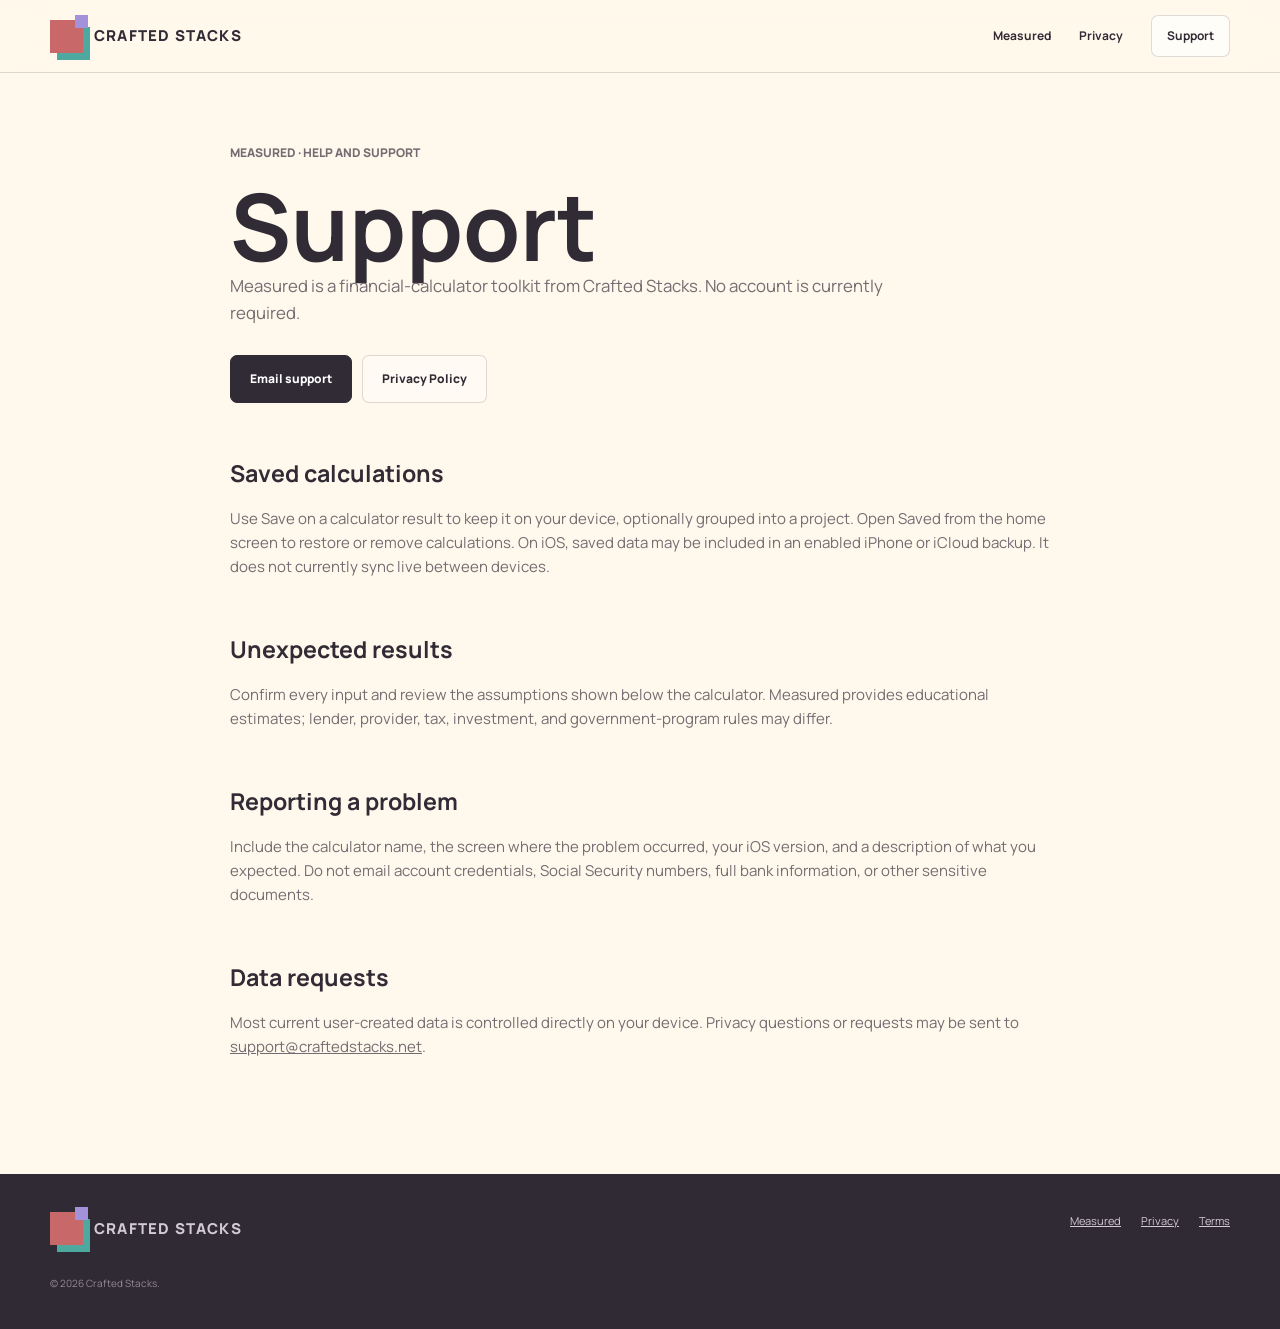
<file: measured/support/index.html>
<!doctype html><html lang="en"><head><meta charset="UTF-8"><meta name="viewport" content="width=device-width,initial-scale=1"><meta name="description" content="Support for the Measured financial calculator app from Crafted Stacks."><title>Measured Support · Crafted Stacks</title><link rel="stylesheet" href="/styles.css"></head><body>
<header class="site-header"><div class="shell nav"><a class="studio-mark" href="/"><span class="studio-symbol"></span>Crafted Stacks</a><nav class="nav-links"><a href="/measured/">Measured</a><a href="/measured/privacy/">Privacy</a><a class="nav-cta" href="/measured/support/">Support</a></nav></div></header>
<main class="legal-main"><p class="eyebrow">Measured · Help and support</p><h1>Support</h1><p class="band-intro">Measured is a financial-calculator toolkit from Crafted Stacks. No account is currently required.</p>
<div class="support-actions"><a class="button" href="mailto:support@craftedstacks.net?subject=Measured%20support">Email support</a><a class="button secondary" href="/measured/privacy/">Privacy Policy</a></div>
<h2>Saved calculations</h2><p>Use Save on a calculator result to keep it on your device, optionally grouped into a project. Open Saved from the home screen to restore or remove calculations. On iOS, saved data may be included in an enabled iPhone or iCloud backup. It does not currently sync live between devices.</p>
<h2>Unexpected results</h2><p>Confirm every input and review the assumptions shown below the calculator. Measured provides educational estimates; lender, provider, tax, investment, and government-program rules may differ.</p>
<h2>Reporting a problem</h2><p>Include the calculator name, the screen where the problem occurred, your iOS version, and a description of what you expected. Do not email account credentials, Social Security numbers, full bank information, or other sensitive documents.</p>
<h2>Data requests</h2><p>Most current user-created data is controlled directly on your device. Privacy questions or requests may be sent to <a href="mailto:support@craftedstacks.net?subject=Measured%20privacy%20request">support@craftedstacks.net</a>.</p></main>
<footer class="site-footer"><div class="shell"><div class="footer-grid"><a class="studio-mark" href="/"><span class="studio-symbol"></span>Crafted Stacks</a><div class="footer-links"><a href="/measured/">Measured</a><a href="/measured/privacy/">Privacy</a><a href="/measured/terms/">Terms</a></div></div><div class="copyright">© 2026 Crafted Stacks.</div></div></footer></body></html>
</file>
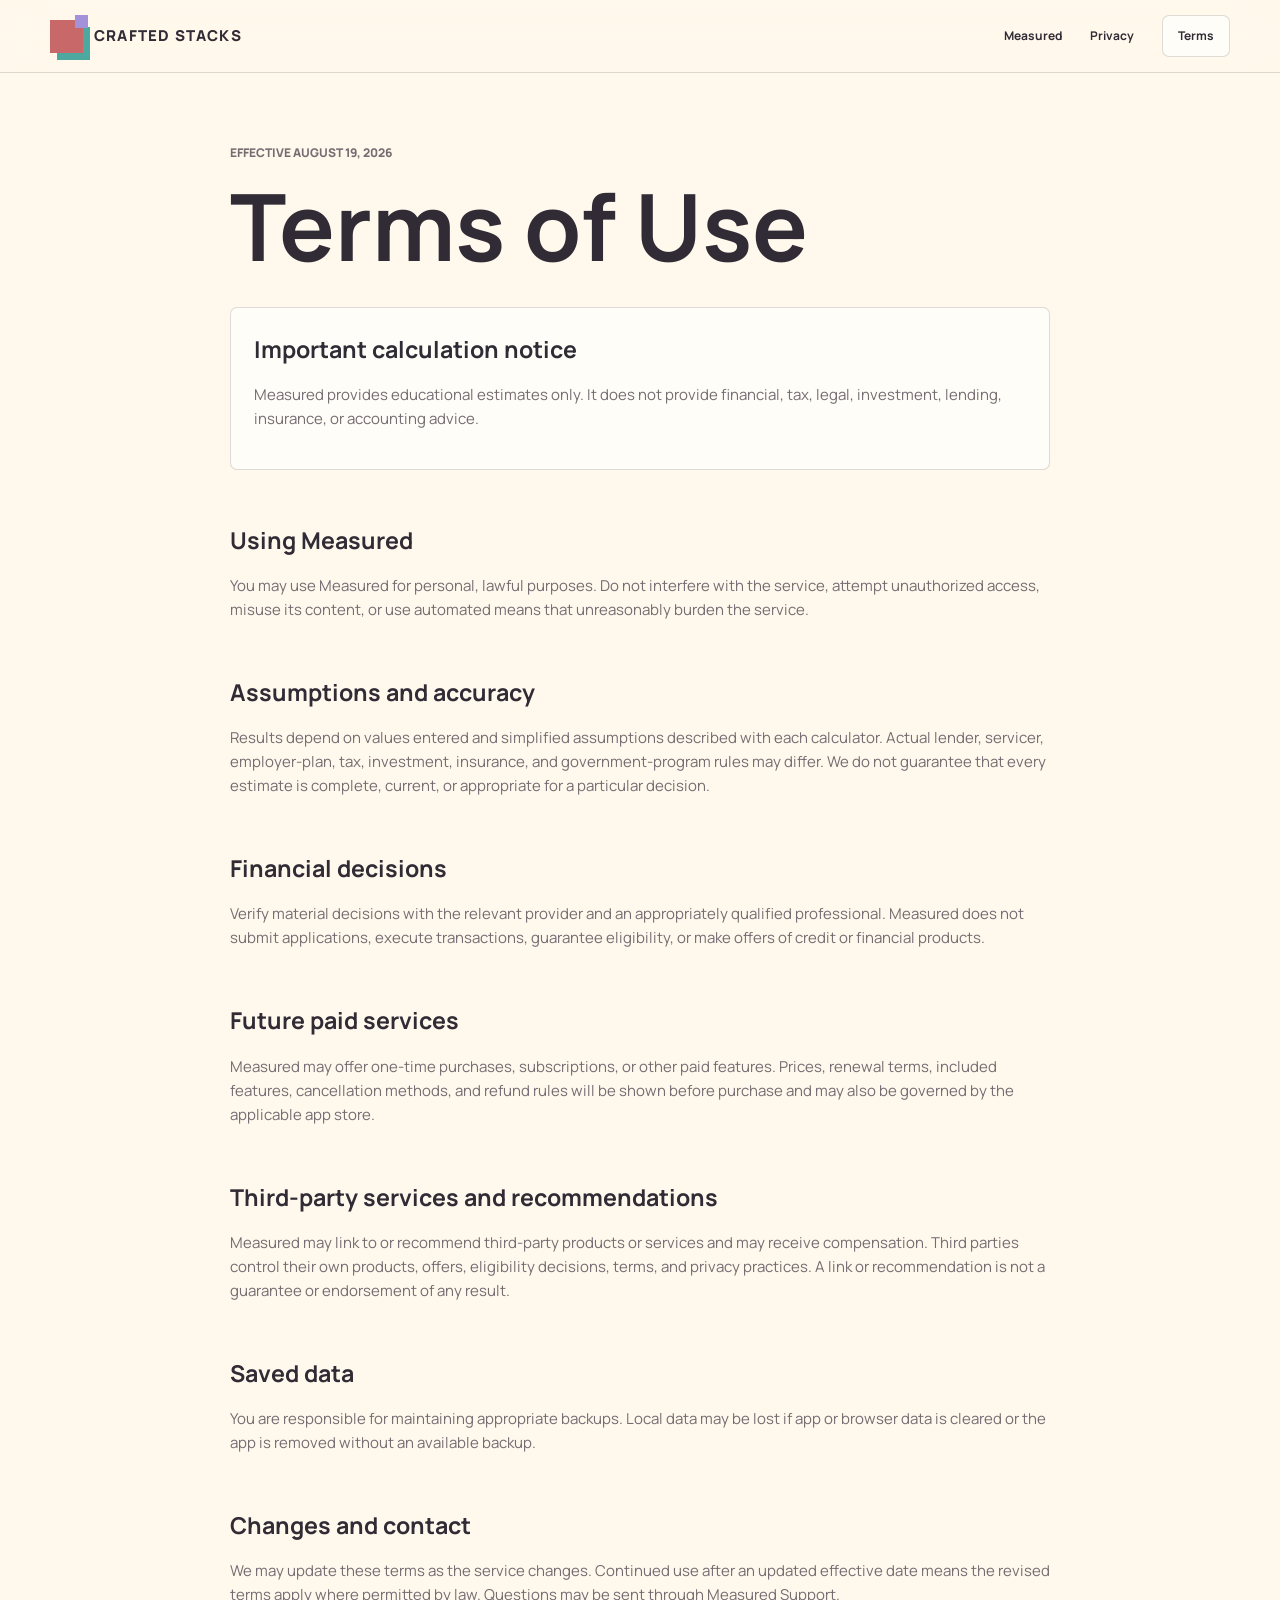
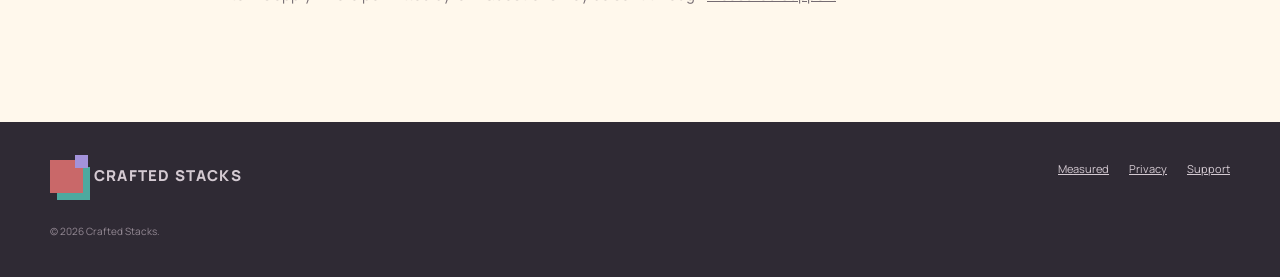
<file: measured/terms/index.html>
<!doctype html><html lang="en"><head><meta charset="UTF-8"><meta name="viewport" content="width=device-width,initial-scale=1"><meta name="description" content="Terms of use for the Measured financial calculator app."><title>Measured Terms of Use · Crafted Stacks</title><link rel="stylesheet" href="/styles.css"></head><body>
<header class="site-header"><div class="shell nav"><a class="studio-mark" href="/"><span class="studio-symbol"></span>Crafted Stacks</a><nav class="nav-links"><a href="/measured/">Measured</a><a href="/measured/privacy/">Privacy</a><a class="nav-cta" href="/measured/terms/">Terms</a></nav></div></header>
<main class="legal-main"><p class="eyebrow">Effective August 19, 2026</p><h1>Terms of Use</h1><div class="legal-summary"><h2>Important calculation notice</h2><p>Measured provides educational estimates only. It does not provide financial, tax, legal, investment, lending, insurance, or accounting advice.</p></div>
<h2>Using Measured</h2><p>You may use Measured for personal, lawful purposes. Do not interfere with the service, attempt unauthorized access, misuse its content, or use automated means that unreasonably burden the service.</p>
<h2>Assumptions and accuracy</h2><p>Results depend on values entered and simplified assumptions described with each calculator. Actual lender, servicer, employer-plan, tax, investment, insurance, and government-program rules may differ. We do not guarantee that every estimate is complete, current, or appropriate for a particular decision.</p>
<h2>Financial decisions</h2><p>Verify material decisions with the relevant provider and an appropriately qualified professional. Measured does not submit applications, execute transactions, guarantee eligibility, or make offers of credit or financial products.</p>
<h2>Future paid services</h2><p>Measured may offer one-time purchases, subscriptions, or other paid features. Prices, renewal terms, included features, cancellation methods, and refund rules will be shown before purchase and may also be governed by the applicable app store.</p>
<h2>Third-party services and recommendations</h2><p>Measured may link to or recommend third-party products or services and may receive compensation. Third parties control their own products, offers, eligibility decisions, terms, and privacy practices. A link or recommendation is not a guarantee or endorsement of any result.</p>
<h2>Saved data</h2><p>You are responsible for maintaining appropriate backups. Local data may be lost if app or browser data is cleared or the app is removed without an available backup.</p>
<h2>Changes and contact</h2><p>We may update these terms as the service changes. Continued use after an updated effective date means the revised terms apply where permitted by law. Questions may be sent through <a href="/measured/support/">Measured Support</a>.</p></main>
<footer class="site-footer"><div class="shell"><div class="footer-grid"><a class="studio-mark" href="/"><span class="studio-symbol"></span>Crafted Stacks</a><div class="footer-links"><a href="/measured/">Measured</a><a href="/measured/privacy/">Privacy</a><a href="/measured/support/">Support</a></div></div><div class="copyright">© 2026 Crafted Stacks.</div></div></footer></body></html>
</file>
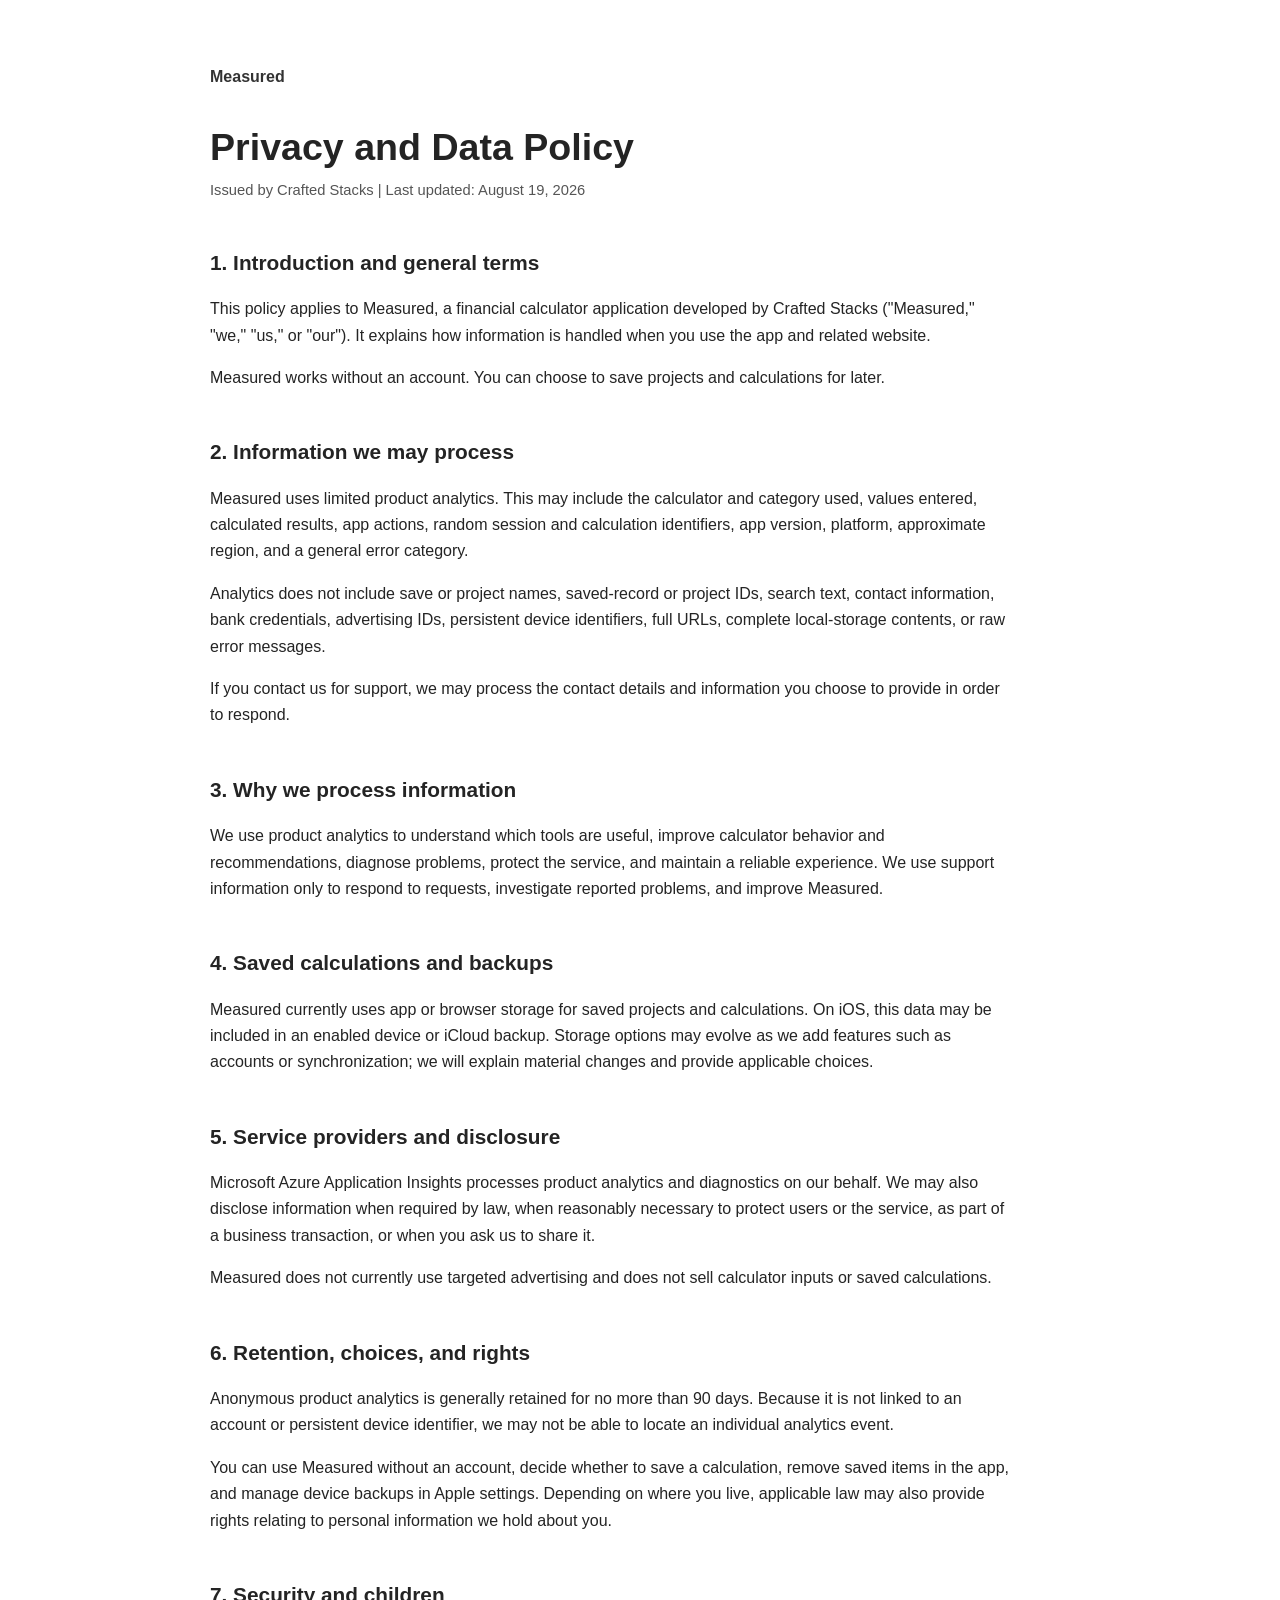
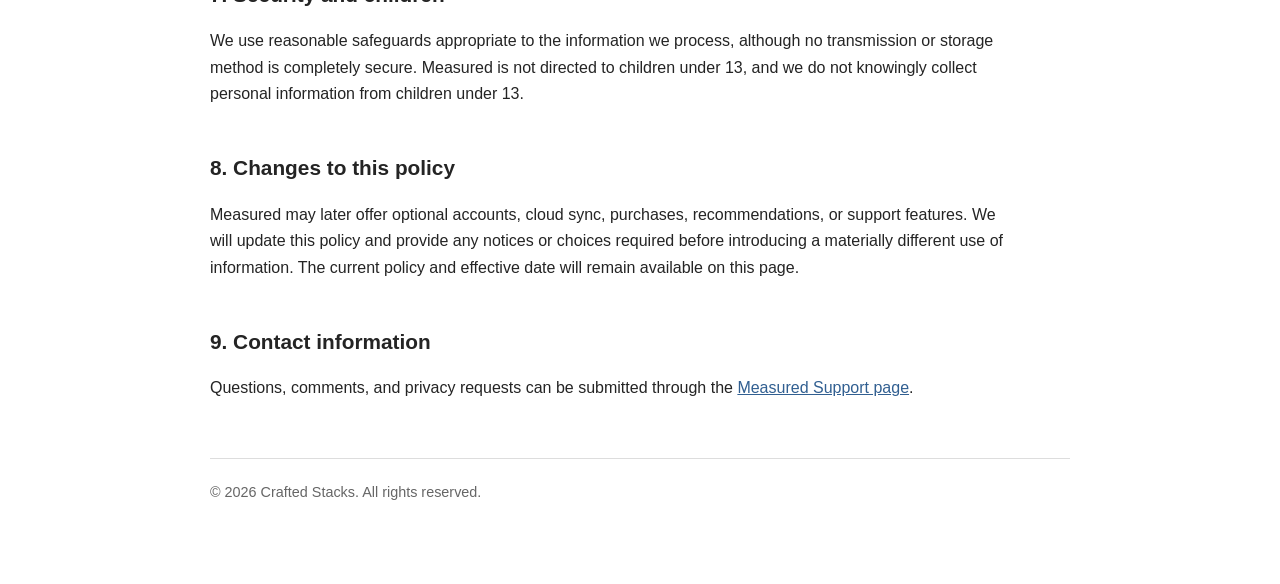
<file: public/measured/privacy/index.html>
<!doctype html>
<html lang="en">
  <head>
    <meta charset="UTF-8" />
    <meta name="viewport" content="width=device-width, initial-scale=1" />
    <meta name="description" content="Measured privacy and data policy." />
    <title>Measured Privacy and Data Policy</title>
    <style>
      *{box-sizing:border-box}body{margin:0;background:#fff;color:#242424;font:16px/1.65 Arial,Helvetica,sans-serif}main{width:min(860px,calc(100% - 40px));margin:0 auto;padding:64px 0 80px}h1{margin:0 0 8px;font-size:2.35rem;line-height:1.15}h2{margin:44px 0 12px;font-size:1.3rem}p,li{max-width:800px}a{color:#315f91}.meta{margin:0 0 38px;color:#555;font-size:.92rem}.back{display:inline-block;margin-bottom:36px;color:#333;font-weight:700;text-decoration:none}.back:hover{text-decoration:underline}footer{margin-top:56px;padding-top:22px;border-top:1px solid #ddd;color:#666;font-size:.9rem}@media(max-width:600px){main{width:calc(100% - 28px);padding-top:36px}h1{font-size:1.9rem}h2{margin-top:36px}}
    </style>
  </head>
  <body>
    <main>
      <a class="back" href="/measured/">Measured</a>
      <h1>Privacy and Data Policy</h1>
      <p class="meta">Issued by Crafted Stacks | Last updated: August 19, 2026</p>

      <h2>1. Introduction and general terms</h2>
      <p>This policy applies to Measured, a financial calculator application developed by Crafted Stacks ("Measured," "we," "us," or "our"). It explains how information is handled when you use the app and related website.</p>
      <p>Measured works without an account. You can choose to save projects and calculations for later.</p>

      <h2>2. Information we may process</h2>
      <p>Measured uses limited product analytics. This may include the calculator and category used, values entered, calculated results, app actions, random session and calculation identifiers, app version, platform, approximate region, and a general error category.</p>
      <p>Analytics does not include save or project names, saved-record or project IDs, search text, contact information, bank credentials, advertising IDs, persistent device identifiers, full URLs, complete local-storage contents, or raw error messages.</p>
      <p>If you contact us for support, we may process the contact details and information you choose to provide in order to respond.</p>

      <h2>3. Why we process information</h2>
      <p>We use product analytics to understand which tools are useful, improve calculator behavior and recommendations, diagnose problems, protect the service, and maintain a reliable experience. We use support information only to respond to requests, investigate reported problems, and improve Measured.</p>

      <h2>4. Saved calculations and backups</h2>
      <p>Measured currently uses app or browser storage for saved projects and calculations. On iOS, this data may be included in an enabled device or iCloud backup. Storage options may evolve as we add features such as accounts or synchronization; we will explain material changes and provide applicable choices.</p>

      <h2>5. Service providers and disclosure</h2>
      <p>Microsoft Azure Application Insights processes product analytics and diagnostics on our behalf. We may also disclose information when required by law, when reasonably necessary to protect users or the service, as part of a business transaction, or when you ask us to share it.</p>
      <p>Measured does not currently use targeted advertising and does not sell calculator inputs or saved calculations.</p>

      <h2>6. Retention, choices, and rights</h2>
      <p>Anonymous product analytics is generally retained for no more than 90 days. Because it is not linked to an account or persistent device identifier, we may not be able to locate an individual analytics event.</p>
      <p>You can use Measured without an account, decide whether to save a calculation, remove saved items in the app, and manage device backups in Apple settings. Depending on where you live, applicable law may also provide rights relating to personal information we hold about you.</p>

      <h2>7. Security and children</h2>
      <p>We use reasonable safeguards appropriate to the information we process, although no transmission or storage method is completely secure. Measured is not directed to children under 13, and we do not knowingly collect personal information from children under 13.</p>

      <h2>8. Changes to this policy</h2>
      <p>Measured may later offer optional accounts, cloud sync, purchases, recommendations, or support features. We will update this policy and provide any notices or choices required before introducing a materially different use of information. The current policy and effective date will remain available on this page.</p>

      <h2>9. Contact information</h2>
      <p>Questions, comments, and privacy requests can be submitted through the <a href="/measured/support/">Measured Support page</a>.</p>

      <footer>© 2026 Crafted Stacks. All rights reserved.</footer>
    </main>
  </body>
</html>
</file>
<file: styles.css>
@font-face{font-family:Manrope;src:url('/assets/manrope.woff2') format('woff2');font-weight:200 800;font-display:swap}
:root{--ink:#302b35;--muted:#756c72;--paper:#fff8ec;--paper-2:#f7ebdc;--panel:#fffdf7;--coral:#c96869;--coral-dark:#984d55;--teal:#4da99f;--teal-dark:#236e68;--lavender:#a392da;--amber:#e6ad5d;--line:rgba(74,57,64,.18);--shadow:0 28px 70px rgba(74,54,56,.15)}
*{box-sizing:border-box}html{scroll-behavior:smooth}body{margin:0;background:var(--paper);color:var(--ink);font:15px/1.6 Manrope,system-ui,sans-serif}a{color:inherit}img{display:block;max-width:100%}.shell{width:min(1180px,calc(100% - 40px));margin:0 auto}.site-header{position:relative;z-index:10;border-bottom:1px solid var(--line);background:rgba(255,248,236,.9);backdrop-filter:blur(18px)}.nav{min-height:72px;display:flex;align-items:center;justify-content:space-between;gap:24px}.studio-mark{display:flex;align-items:center;gap:11px;text-decoration:none;font-weight:800;letter-spacing:.08em;text-transform:uppercase}.studio-symbol{width:33px;height:33px;position:relative;background:var(--coral);box-shadow:7px 7px 0 var(--teal)}.studio-symbol:after{content:"";position:absolute;width:13px;height:13px;right:-5px;top:-5px;background:var(--lavender)}.nav-links{display:flex;align-items:center;gap:28px}.nav-links a{text-decoration:none;font-size:12px;font-weight:700}.nav-cta{padding:10px 15px;border:1px solid var(--line);border-radius:7px;background:var(--panel)}
.hero{min-height:calc(100vh - 110px);position:relative;overflow:hidden;display:flex;align-items:center;border-bottom:1px solid var(--line);background:linear-gradient(120deg,#fff5e6 0 54%,#edf8f2 54% 76%,#ece5fa 76%)}.hero+.band{border-top:8px solid var(--teal)}.hero-inner{position:relative;z-index:2;padding:90px 0 110px}.hero-copy{width:min(610px,56%)}.eyebrow{margin:0 0 18px;color:var(--coral-dark);font-size:12px;font-weight:800;text-transform:uppercase}.hero h1{margin:0;font-size:clamp(4rem,9vw,8.5rem);line-height:.88;letter-spacing:0;text-transform:uppercase}.hero-lede{max-width:570px;margin:28px 0 32px;color:var(--muted);font-size:clamp(1.05rem,2vw,1.3rem)}.actions{display:flex;flex-wrap:wrap;gap:11px}.button{min-height:48px;display:inline-flex;align-items:center;justify-content:center;gap:9px;padding:0 19px;border:1px solid var(--ink);border-radius:7px;background:var(--ink);color:white;font-size:12px;font-weight:800;text-decoration:none}.button.secondary{background:rgba(255,253,247,.72);color:var(--ink);border-color:var(--line)}.hero-shot{position:absolute;z-index:1;width:min(420px,34vw);right:6vw;top:8%;border:10px solid #29262d;border-radius:48px;box-shadow:0 44px 90px rgba(50,38,45,.29);transform:rotate(3deg);overflow:hidden;background:var(--paper)}.hero-shot img{width:100%;aspect-ratio:390/844;object-fit:cover}.hero-block{position:absolute;right:-30px;bottom:-90px;width:300px;height:220px;background:var(--coral);transform:skewY(-8deg);opacity:.8}
.band{padding:100px 0;border-bottom:1px solid var(--line)}.band-kicker{color:var(--teal-dark);font-size:11px;font-weight:800;text-transform:uppercase}.band h2{max-width:780px;margin:10px 0 18px;font-size:clamp(2.2rem,5vw,4.5rem);line-height:1.02;letter-spacing:0}.band-intro{max-width:690px;margin:0;color:var(--muted);font-size:1.05rem}.category-grid{display:grid;grid-template-columns:repeat(5,minmax(0,1fr));margin-top:44px;border:1px solid var(--line)}.category{min-height:150px;padding:22px;border-right:1px solid var(--line);border-bottom:1px solid var(--line);background:rgba(255,253,247,.55)}.category:nth-child(5n){border-right:0}.category:nth-last-child(-n+5){border-bottom:0}.category i{display:block;width:24px;height:24px;margin-bottom:28px;background:var(--tile);box-shadow:7px 7px 0 color-mix(in srgb,var(--tile) 52%,white)}.category strong{display:block;font-size:14px}.category span{color:var(--muted);font-size:11px}.coral{--tile:var(--coral)}.teal{--tile:var(--teal)}.lavender{--tile:var(--lavender)}.amber{--tile:var(--amber)}
.product-band{background:#352f3e;color:#fff}.product-band .band-kicker{color:#8ed5ca}.product-band h2{max-width:900px}.product-band .band-intro{color:#c8bec8}.proof-row{display:grid;grid-template-columns:1fr 1fr 1fr;margin-top:50px;border-block:1px solid rgba(255,255,255,.18)}.proof{padding:24px 24px 24px 0;border-right:1px solid rgba(255,255,255,.18)}.proof:not(:first-child){padding-left:24px}.proof:last-child{border-right:0}.proof b{display:block;color:#f1b0ad;font-size:2.2rem}.proof span{color:#c8bec8;font-size:12px}
.principles{display:grid;grid-template-columns:1fr 1fr;gap:70px;align-items:start}.principles-list{border-top:1px solid var(--line)}.principle{display:grid;grid-template-columns:42px 1fr;gap:20px;padding:24px 0;border-bottom:1px solid var(--line)}.principle b{color:var(--coral-dark)}.principle h3{margin:0 0 5px;font-size:17px}.principle p{margin:0;color:var(--muted);font-size:12px}
.availability{background:linear-gradient(110deg,#f5d8ce,#e4f2ea 58%,#ded5f3);text-align:center}.availability h2{margin-inline:auto}.availability .band-intro{margin-inline:auto}.availability .actions{justify-content:center;margin-top:30px}.site-footer{padding:38px 0;background:#2f2a34;color:#d4cad2}.footer-grid{display:flex;justify-content:space-between;gap:30px}.footer-links{display:flex;flex-wrap:wrap;gap:20px}.footer-links a{font-size:11px}.copyright{margin-top:30px;color:#948994;font-size:10px}
.legal-main{width:min(820px,calc(100% - 40px));margin:0 auto;padding:70px 0 100px}.legal-main h1{margin:0;font-size:clamp(3rem,8vw,5.8rem);line-height:1;letter-spacing:0}.legal-main h2{margin:52px 0 12px;font-size:1.45rem}.legal-main h3{margin:26px 0 8px;font-size:1rem}.legal-main p,.legal-main li{color:var(--muted)}.legal-summary{margin:34px 0;padding:23px;border:1px solid var(--line);border-radius:7px;background:var(--panel)}.legal-summary h2{margin:0 0 10px}.legal-nav{padding:18px 0;border-block:1px solid var(--line)}.legal-nav a{display:inline-block;margin:5px 18px 5px 0;color:var(--coral-dark);font-weight:700}.data-list{margin:26px 0;border:1px solid var(--line)}.data-item{display:grid;grid-template-columns:210px 1fr;gap:25px;padding:19px;border-bottom:1px solid var(--line);background:rgba(255,253,247,.6)}.data-item:last-child{border-bottom:0}.data-item p{margin:0}.notice{padding:17px;border-left:4px solid var(--teal);background:#eaf6f1}.support-actions{display:flex;gap:10px;flex-wrap:wrap;margin:28px 0}
@media(max-width:850px){.hero{min-height:850px;align-items:flex-start;background:linear-gradient(160deg,#fff5e6 0 58%,#edf8f2 58% 78%,#ece5fa 78%)}.hero+.band{border-top:8px solid var(--teal)}.hero-inner{padding-top:70px}.hero-copy{width:100%}.hero-shot{width:260px;right:9vw;top:auto;bottom:-80px;transform:rotate(2deg)}.hero-block{display:none}.category-grid{grid-template-columns:repeat(2,1fr)}.category:nth-child(n){border-right:1px solid var(--line);border-bottom:1px solid var(--line)}.category:nth-child(2n){border-right:0}.category:nth-last-child(-n+2){border-bottom:0}.principles{grid-template-columns:1fr}.proof-row{grid-template-columns:1fr}.proof,.proof:not(:first-child){padding:18px 0;border-right:0;border-bottom:1px solid rgba(255,255,255,.18)}.proof:last-child{border-bottom:0}}
@media(max-width:560px){.shell{width:min(100% - 28px,1180px)}.nav-links a:not(.nav-cta){display:none}.hero{min-height:700px}.hero+.band{border-top:8px solid var(--teal)}.hero-inner{padding-top:55px}.hero h1{font-size:3.9rem}.hero-shot{width:190px;right:38px;top:360px;bottom:auto;border-width:7px;border-radius:34px}.band{padding:52px 0}.category{min-height:130px;padding:17px}.category i{margin-bottom:22px}.footer-grid{display:grid}.data-item{grid-template-columns:1fr;gap:5px}.legal-main{width:min(100% - 28px,820px);padding-top:50px}}
</file>
